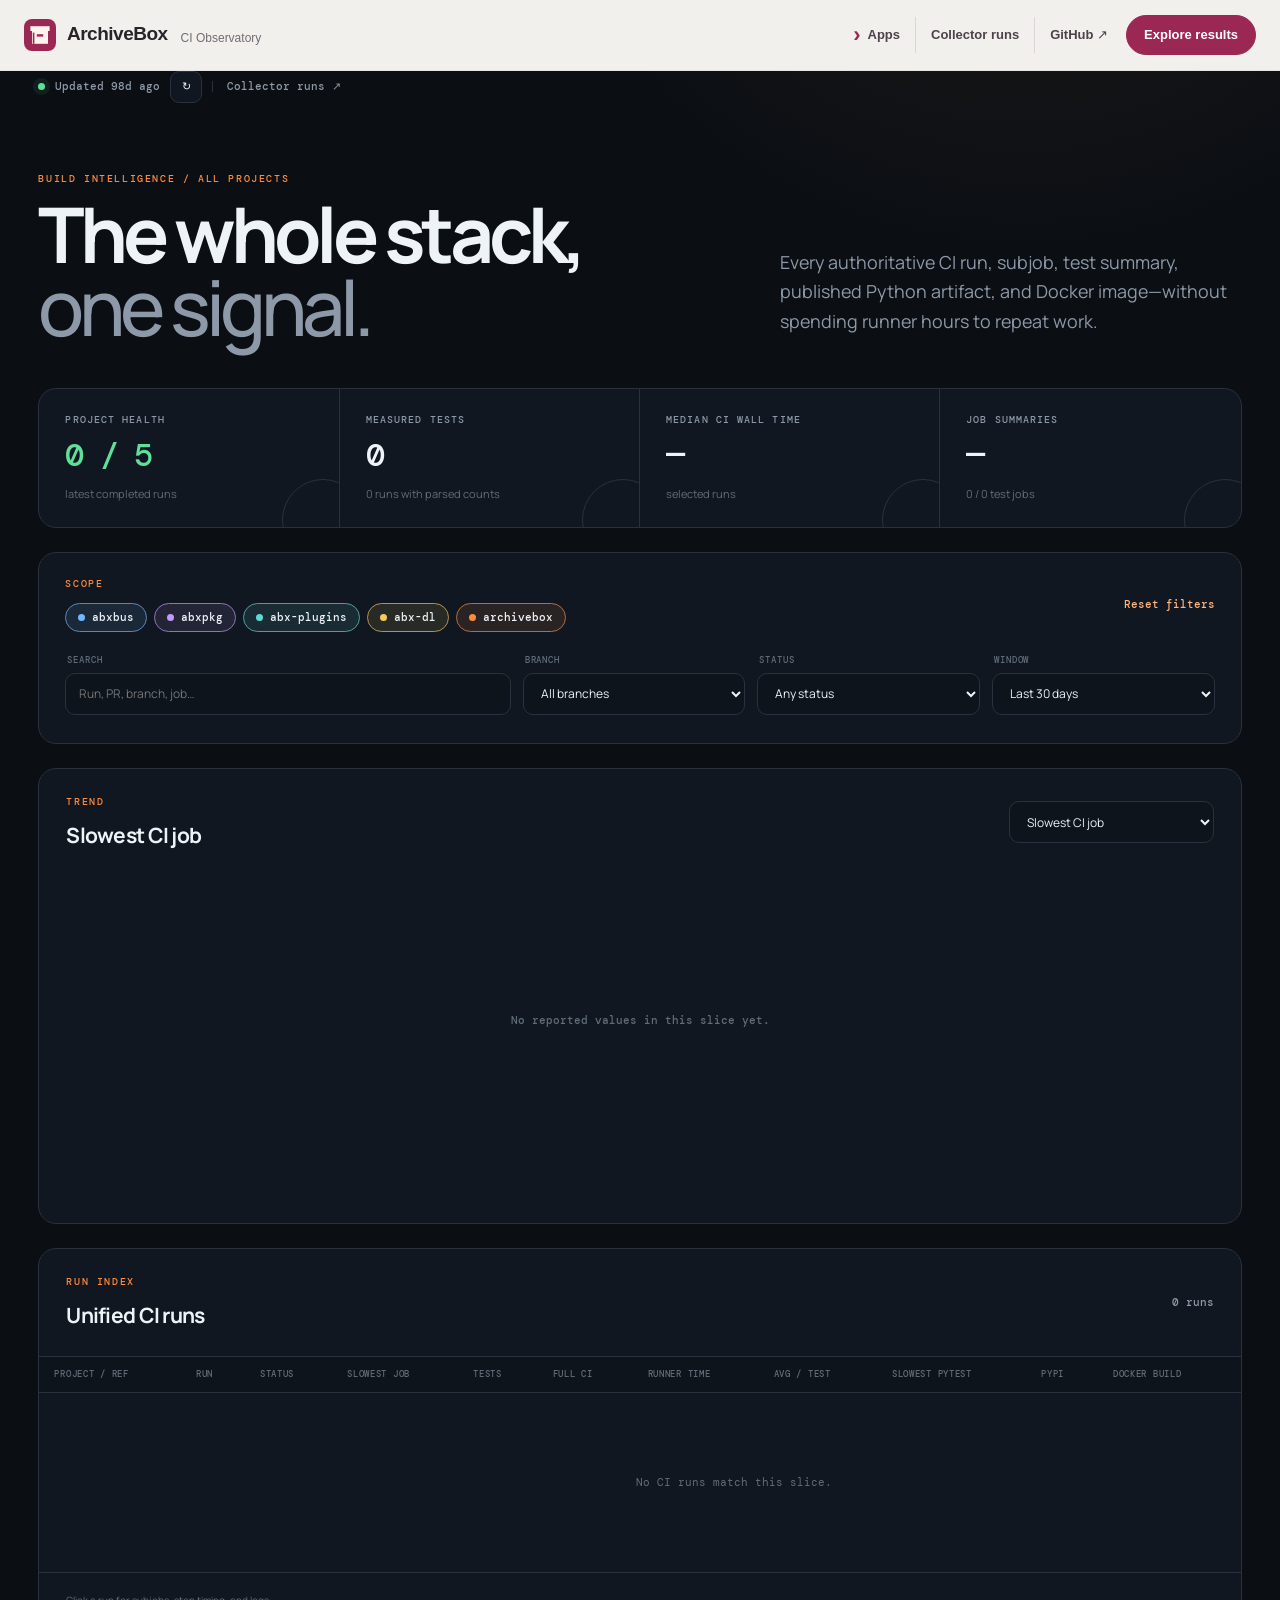
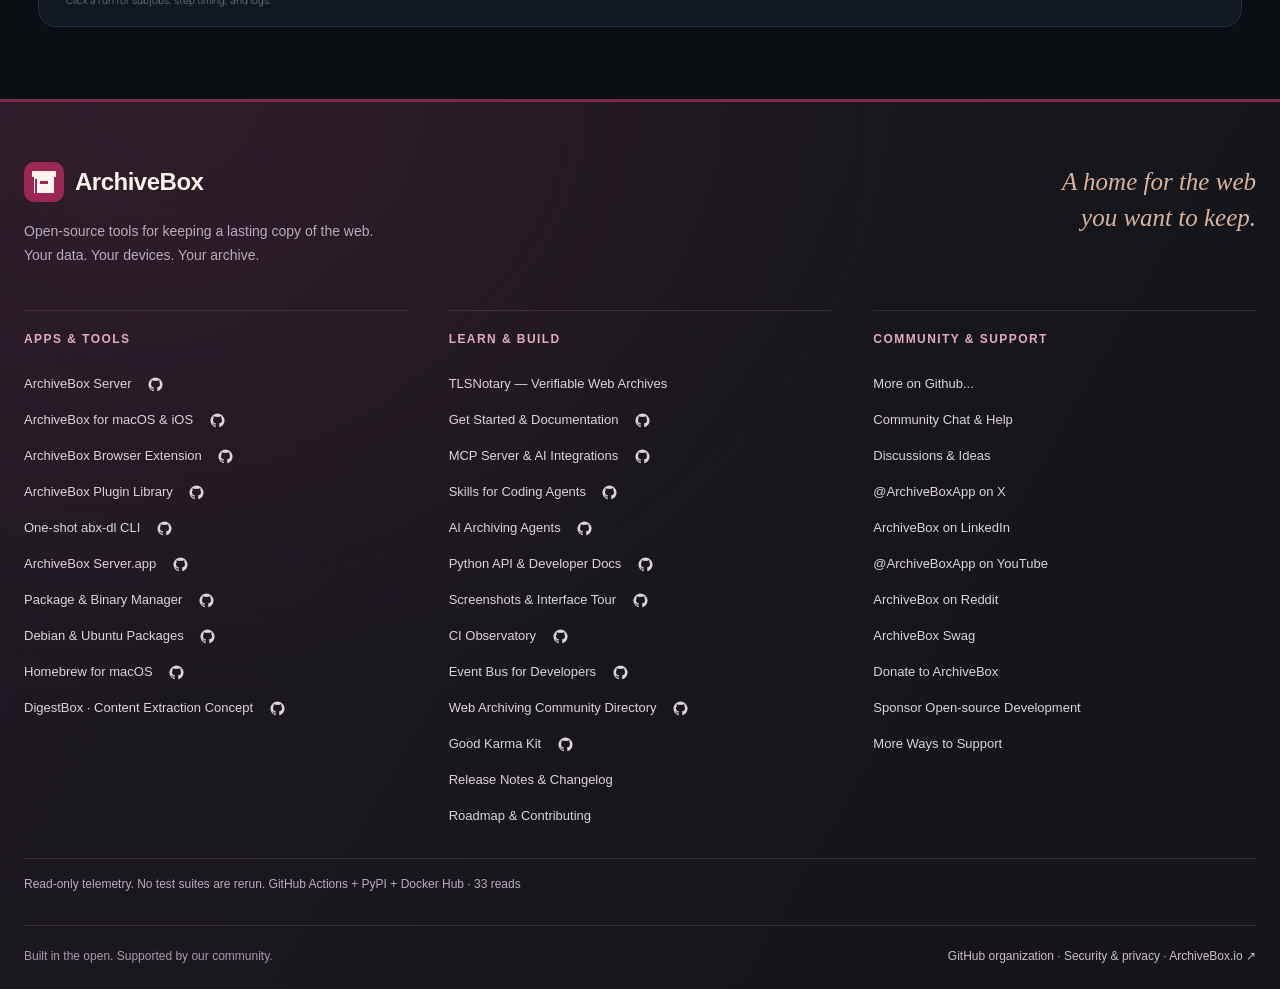
<file: ci-dashboard/site/index.html>
<!doctype html>
<html lang="en">
  <head>
    <meta charset="utf-8" />
    <meta name="viewport" content="width=device-width, initial-scale=1" />
    <meta name="theme-color" content="#0d1117" />
    <meta name="description" content="Unified CI health, test timing, package, image, and import metrics for the ArchiveBox project family." />
    <meta property="og:title" content="ArchiveBox CI Observatory" />
    <meta property="og:description" content="One live view of CI performance across abxbus, abxpkg, abx-plugins, abx-dl, and ArchiveBox." />
    <meta property="og:image" content="https://archivebox.github.io/monorepo/og.png" />
    <meta name="twitter:card" content="summary_large_image" />
    <title>ArchiveBox CI Observatory</title>
    <link rel="preconnect" href="https://fonts.googleapis.com" />
    <link rel="preconnect" href="https://fonts.gstatic.com" crossorigin />
    <link href="https://fonts.googleapis.com/css2?family=DM+Mono:wght@400;500&family=Manrope:wght@400;500;600;700;800&display=swap" rel="stylesheet" />
    <link rel="stylesheet" href="./styles.css" />
  </head>
  <body>
    <!-- BEGIN ARCHIVEBOX HEADER — generated by monorepo/site-chrome/sync.py -->
<header class="abx-header">
  <a class="abx-brand" href="https://archivebox.io/"><svg class="abx-logo" viewBox="0 0 40 40" aria-hidden="true"><rect width="40" height="40" rx="10" fill="#9b2854"/><path d="M10 14h20v17H10z" fill="#fff4ed"/><path d="M8 9h24v6H8z" fill="#fff4ed"/><path d="M16 19h8v3h-8z" fill="#9b2854"/><path d="M12 31V17" stroke="#9b2854" stroke-width="2"/></svg><span>ArchiveBox</span><span class="abx-subsite">CI Observatory</span></a>
  <nav class="abx-nav" aria-label="Main navigation">
    <details class="abx-apps"><summary>Apps</summary><div class="abx-app-links">
      <div class="abx-app-row"><a class="abx-app-name" href="https://archivebox.io/#install-compose">ArchiveBox Server</a><div class="abx-platforms"><a class="abx-platform abx-platform-docker" href="https://archivebox.io/#install-compose" aria-label="ArchiveBox Server for Docker" title="ArchiveBox Server for Docker"><svg aria-hidden="true" focusable="false" xmlns="http://www.w3.org/2000/svg" viewBox="0 0 640 512"><!--! Font Awesome Free 7.3.1 by @fontawesome - https://fontawesome.com License - https://fontawesome.com/license/free (Icons: CC BY 4.0, Fonts: SIL OFL 1.1, Code: MIT License) Copyright 2026 Fonticons, Inc. --><path fill="currentColor" d="M349.9 236.3l-66.1 0 0-59.4 66.1 0 0 59.4zm0-204.3l-66.1 0 0 60.7 66.1 0 0-60.7zm78.2 144.8l-66.1 0 0 59.4 66.1 0 0-59.4zM271.8 104.7l-66.1 0 0 60.1 66.1 0 0-60.1zm78.1 0l-66.1 0 0 60.1 66.1 0 0-60.1zm276.8 100c-14.4-9.7-47.6-13.2-73.1-8.4-3.3-24-16.7-44.9-41.1-63.7l-14-9.3-9.3 14c-18.4 27.8-23.4 73.6-3.7 103.8-8.7 4.7-25.8 11.1-48.4 10.7l-434.7 0c-8.7 50.8 5.8 116.8 44 162.1 37.1 43.9 92.7 66.2 165.4 66.2 157.4 0 273.9-72.5 328.4-204.2 21.4 .4 67.6 .1 91.3-45.2 1.5-2.5 6.6-13.2 8.5-17.1l-13.3-8.9zM115.6 176.8l-66 0 0 59.4 66.1 0 0-59.4-.1 0zm78.1 0l-66.1 0 0 59.4 66.1 0 0-59.4zm78.1 0l-66.1 0 0 59.4 66.1 0 0-59.4zm-78.1-72.1l-66.1 0 0 60.1 66.1 0 0-60.1z"/></svg></a><a class="abx-platform abx-platform-apple" href="https://app.archivebox.io/#archivebox-serverapp" aria-label="ArchiveBox Server for macOS" title="ArchiveBox Server for macOS"><svg aria-hidden="true" focusable="false" xmlns="http://www.w3.org/2000/svg" viewBox="0 0 384 512"><!--! Font Awesome Free 7.3.1 by @fontawesome - https://fontawesome.com License - https://fontawesome.com/license/free (Icons: CC BY 4.0, Fonts: SIL OFL 1.1, Code: MIT License) Copyright 2026 Fonticons, Inc. --><path fill="currentColor" d="M319.1 268.7c-.2-36.7 16.4-64.4 50-84.8-18.8-26.9-47.2-41.7-84.7-44.6-35.5-2.8-74.3 20.7-88.5 20.7-15 0-49.4-19.7-76.4-19.7-55.8 .9-115.1 44.5-115.1 133.2 0 26.2 4.8 53.3 14.4 81.2 12.8 36.7 59 126.7 107.2 125.2 25.2-.6 43-17.9 75.8-17.9 31.8 0 48.3 17.9 76.4 17.9 48.6-.7 90.4-82.5 102.6-119.3-65.2-30.7-61.7-90-61.7-91.9zM262.5 104.5c27.3-32.4 24.8-61.9 24-72.5-24.1 1.4-52 16.4-67.9 34.9-17.5 19.8-27.8 44.3-25.6 71.9 26.1 2 49.9-11.4 69.5-34.3z"/></svg></a><a class="abx-platform abx-platform-windows" href="https://electron.archivebox.io/" aria-label="ArchiveBox Server for Windows" title="ArchiveBox Server for Windows"><svg aria-hidden="true" focusable="false" xmlns="http://www.w3.org/2000/svg" viewBox="0 0 448 512"><!--! Font Awesome Free 7.3.1 by @fontawesome - https://fontawesome.com License - https://fontawesome.com/license/free (Icons: CC BY 4.0, Fonts: SIL OFL 1.1, Code: MIT License) Copyright 2026 Fonticons, Inc. --><path fill="currentColor" d="M0 93.7l183.6-25.3 0 177.4-183.6 0 0-152.1zM0 418.3l183.6 25.3 0-175.2-183.6 0 0 149.9zm203.8 28l244.2 33.7 0-211.6-244.2 0 0 177.9zm0-380.6l0 180.1 244.2 0 0-213.8-244.2 33.7z"/></svg></a><a class="abx-platform abx-platform-linux" href="https://archivebox.io/#install-apt" aria-label="ArchiveBox Server for Linux" title="ArchiveBox Server for Linux"><svg aria-hidden="true" focusable="false" xmlns="http://www.w3.org/2000/svg" viewBox="0 0 448 512"><!--! Font Awesome Free 7.3.1 by @fontawesome - https://fontawesome.com License - https://fontawesome.com/license/free (Icons: CC BY 4.0, Fonts: SIL OFL 1.1, Code: MIT License) Copyright 2026 Fonticons, Inc. --><path fill="currentColor" d="M220.9 123.3c1 .5 1.8 1.7 3 1.7 1.1 0 2.8-.4 2.9-1.5 .2-1.4-1.9-2.3-3.2-2.9-1.7-.7-3.9-1-5.5-.1-.4 .2-.8 .7-.6 1.1 .3 1.3 2.3 1.1 3.4 1.7zM199 125c1.2 0 2-1.2 3-1.7 1.1-.6 3.1-.4 3.5-1.6 .2-.4-.2-.9-.6-1.1-1.6-.9-3.8-.6-5.5 .1-1.3 .6-3.4 1.5-3.2 2.9 .1 1 1.8 1.5 2.8 1.4zM420 403.8c-3.6-4-5.3-11.6-7.2-19.7-1.8-8.1-3.9-16.8-10.5-22.4-1.3-1.1-2.6-2.1-4-2.9-1.3-.8-2.7-1.5-4.1-2 9.2-27.3 5.6-54.5-3.7-79.1-11.4-30.1-31.3-56.4-46.5-74.4-17.1-21.5-33.7-41.9-33.4-72 .5-45.9 5.1-131.2-75.8-131.3-102.4-.2-76.8 103.4-77.9 135.2-1.7 23.4-6.4 41.8-22.5 64.7-18.9 22.5-45.5 58.8-58.1 96.7-6 17.9-8.8 36.1-6.2 53.3-6.5 5.8-11.4 14.7-16.6 20.2-4.2 4.3-10.3 5.9-17 8.3s-14 6-18.5 14.5c-2.1 3.9-2.8 8.1-2.8 12.4 0 3.9 .6 7.9 1.2 11.8 1.2 8.1 2.5 15.7 .8 20.8-5.2 14.4-5.9 24.4-2.2 31.7 3.8 7.3 11.4 10.5 20.1 12.3 17.3 3.6 40.8 2.7 59.3 12.5 19.8 10.4 39.9 14.1 55.9 10.4 11.6-2.6 21.1-9.6 25.9-20.2 12.5-.1 26.3-5.4 48.3-6.6 14.9-1.2 33.6 5.3 55.1 4.1 .6 2.3 1.4 4.6 2.5 6.7l0 .1c8.3 16.7 23.8 24.3 40.3 23 16.6-1.3 34.1-11 48.3-27.9 13.6-16.4 36-23.2 50.9-32.2 7.4-4.5 13.4-10.1 13.9-18.3 .4-8.2-4.4-17.3-15.5-29.7zM223.8 87.3c9.8-22.2 34.2-21.8 44-.4 6.5 14.2 3.6 30.9-4.3 40.4-1.6-.8-5.9-2.6-12.6-4.9 1.1-1.2 3.1-2.7 3.9-4.6 4.8-11.8-.2-27-9.1-27.3-7.3-.5-13.9 10.8-11.8 23-4.1-2-9.4-3.5-13-4.4-1-6.9-.3-14.6 2.9-21.8zM183.1 75.8c10.1 0 20.8 14.2 19.1 33.5-3.5 1-7.1 2.5-10.2 4.6 1.2-8.9-3.3-20.1-9.6-19.6-8.4 .7-9.8 21.2-1.8 28.1 1 .8 1.9-.2-5.9 5.5-15.6-14.6-10.5-52.1 8.4-52.1zm-13.6 60.7c6.2-4.6 13.6-10 14.1-10.5 4.7-4.4 13.5-14.2 27.9-14.2 7.1 0 15.6 2.3 25.9 8.9 6.3 4.1 11.3 4.4 22.6 9.3 8.4 3.5 13.7 9.7 10.5 18.2-2.6 7.1-11 14.4-22.7 18.1-11.1 3.6-19.8 16-38.2 14.9-3.9-.2-7-1-9.6-2.1-8-3.5-12.2-10.4-20-15-8.6-4.8-13.2-10.4-14.7-15.3-1.4-4.9 0-9 4.2-12.3zm3.3 334c-2.7 35.1-43.9 34.4-75.3 18-29.9-15.8-68.6-6.5-76.5-21.9-2.4-4.7-2.4-12.7 2.6-26.4l0-.2c2.4-7.6 .6-16-.6-23.9-1.2-7.8-1.8-15 .9-20 3.5-6.7 8.5-9.1 14.8-11.3 10.3-3.7 11.8-3.4 19.6-9.9 5.5-5.7 9.5-12.9 14.3-18 5.1-5.5 10-8.1 17.7-6.9 8.1 1.2 15.1 6.8 21.9 16l19.6 35.6c9.5 19.9 43.1 48.4 41 68.9zm-1.4-25.9c-4.1-6.6-9.6-13.6-14.4-19.6 7.1 0 14.2-2.2 16.7-8.9 2.3-6.2 0-14.9-7.4-24.9-13.5-18.2-38.3-32.5-38.3-32.5-13.5-8.4-21.1-18.7-24.6-29.9s-3-23.3-.3-35.2c5.2-22.9 18.6-45.2 27.2-59.2 2.3-1.7 .8 3.2-8.7 20.8-8.5 16.1-24.4 53.3-2.6 82.4 .6-20.7 5.5-41.8 13.8-61.5 12-27.4 37.3-74.9 39.3-112.7 1.1 .8 4.6 3.2 6.2 4.1 4.6 2.7 8.1 6.7 12.6 10.3 12.4 10 28.5 9.2 42.4 1.2 6.2-3.5 11.2-7.5 15.9-9 9.9-3.1 17.8-8.6 22.3-15 7.7 30.4 25.7 74.3 37.2 95.7 6.1 11.4 18.3 35.5 23.6 64.6 3.3-.1 7 .4 10.9 1.4 13.8-35.7-11.7-74.2-23.3-84.9-4.7-4.6-4.9-6.6-2.6-6.5 12.6 11.2 29.2 33.7 35.2 59 2.8 11.6 3.3 23.7 .4 35.7 16.4 6.8 35.9 17.9 30.7 34.8-2.2-.1-3.2 0-4.2 0 3.2-10.1-3.9-17.6-22.8-26.1-19.6-8.6-36-8.6-38.3 12.5-12.1 4.2-18.3 14.7-21.4 27.3-2.8 11.2-3.6 24.7-4.4 39.9-.5 7.7-3.6 18-6.8 29-32.1 22.9-76.7 32.9-114.3 7.2zm257.4-11.5c-.9 16.8-41.2 19.9-63.2 46.5-13.2 15.7-29.4 24.4-43.6 25.5s-26.5-4.8-33.7-19.3c-4.7-11.1-2.4-23.1 1.1-36.3 3.7-14.2 9.2-28.8 9.9-40.6 .8-15.2 1.7-28.5 4.2-38.7 2.6-10.3 6.6-17.2 13.7-21.1 .3-.2 .7-.3 1-.5 .8 13.2 7.3 26.6 18.8 29.5 12.6 3.3 30.7-7.5 38.4-16.3 9-.3 15.7-.9 22.6 5.1 9.9 8.5 7.1 30.3 17.1 41.6 10.6 11.6 14 19.5 13.7 24.6zM173.4 148.7c2 1.9 4.7 4.5 8 7.1 6.6 5.2 15.8 10.6 27.3 10.6 11.6 0 22.5-5.9 31.8-10.8 4.9-2.6 10.9-7 14.8-10.4s5.9-6.3 3.1-6.6-2.6 2.6-6 5.1c-4.4 3.2-9.7 7.4-13.9 9.8-7.4 4.2-19.5 10.2-29.9 10.2s-18.7-4.8-24.9-9.7c-3.1-2.5-5.7-5-7.7-6.9-1.5-1.4-1.9-4.6-4.3-4.9-1.4-.1-1.8 3.7 1.7 6.5z"/></svg></a></div></div>
      <div class="abx-app-row"><a class="abx-app-name" href="https://app.archivebox.io/">ArchiveBox Desktop</a><div class="abx-platforms"><a class="abx-platform abx-platform-apple" href="https://app.archivebox.io/" aria-label="ArchiveBox Desktop for macOS" title="ArchiveBox Desktop for macOS"><svg aria-hidden="true" focusable="false" xmlns="http://www.w3.org/2000/svg" viewBox="0 0 384 512"><!--! Font Awesome Free 7.3.1 by @fontawesome - https://fontawesome.com License - https://fontawesome.com/license/free (Icons: CC BY 4.0, Fonts: SIL OFL 1.1, Code: MIT License) Copyright 2026 Fonticons, Inc. --><path fill="currentColor" d="M319.1 268.7c-.2-36.7 16.4-64.4 50-84.8-18.8-26.9-47.2-41.7-84.7-44.6-35.5-2.8-74.3 20.7-88.5 20.7-15 0-49.4-19.7-76.4-19.7-55.8 .9-115.1 44.5-115.1 133.2 0 26.2 4.8 53.3 14.4 81.2 12.8 36.7 59 126.7 107.2 125.2 25.2-.6 43-17.9 75.8-17.9 31.8 0 48.3 17.9 76.4 17.9 48.6-.7 90.4-82.5 102.6-119.3-65.2-30.7-61.7-90-61.7-91.9zM262.5 104.5c27.3-32.4 24.8-61.9 24-72.5-24.1 1.4-52 16.4-67.9 34.9-17.5 19.8-27.8 44.3-25.6 71.9 26.1 2 49.9-11.4 69.5-34.3z"/></svg></a><a class="abx-platform abx-platform-windows" href="https://windows.archivebox.io/" aria-label="ArchiveBox Desktop for Windows" title="ArchiveBox Desktop for Windows"><svg aria-hidden="true" focusable="false" xmlns="http://www.w3.org/2000/svg" viewBox="0 0 448 512"><!--! Font Awesome Free 7.3.1 by @fontawesome - https://fontawesome.com License - https://fontawesome.com/license/free (Icons: CC BY 4.0, Fonts: SIL OFL 1.1, Code: MIT License) Copyright 2026 Fonticons, Inc. --><path fill="currentColor" d="M0 93.7l183.6-25.3 0 177.4-183.6 0 0-152.1zM0 418.3l183.6 25.3 0-175.2-183.6 0 0 149.9zm203.8 28l244.2 33.7 0-211.6-244.2 0 0 177.9zm0-380.6l0 180.1 244.2 0 0-213.8-244.2 33.7z"/></svg></a><a class="abx-platform abx-platform-linux" href="https://linux.archivebox.io/" aria-label="ArchiveBox Desktop for Linux" title="ArchiveBox Desktop for Linux"><svg aria-hidden="true" focusable="false" xmlns="http://www.w3.org/2000/svg" viewBox="0 0 448 512"><!--! Font Awesome Free 7.3.1 by @fontawesome - https://fontawesome.com License - https://fontawesome.com/license/free (Icons: CC BY 4.0, Fonts: SIL OFL 1.1, Code: MIT License) Copyright 2026 Fonticons, Inc. --><path fill="currentColor" d="M220.9 123.3c1 .5 1.8 1.7 3 1.7 1.1 0 2.8-.4 2.9-1.5 .2-1.4-1.9-2.3-3.2-2.9-1.7-.7-3.9-1-5.5-.1-.4 .2-.8 .7-.6 1.1 .3 1.3 2.3 1.1 3.4 1.7zM199 125c1.2 0 2-1.2 3-1.7 1.1-.6 3.1-.4 3.5-1.6 .2-.4-.2-.9-.6-1.1-1.6-.9-3.8-.6-5.5 .1-1.3 .6-3.4 1.5-3.2 2.9 .1 1 1.8 1.5 2.8 1.4zM420 403.8c-3.6-4-5.3-11.6-7.2-19.7-1.8-8.1-3.9-16.8-10.5-22.4-1.3-1.1-2.6-2.1-4-2.9-1.3-.8-2.7-1.5-4.1-2 9.2-27.3 5.6-54.5-3.7-79.1-11.4-30.1-31.3-56.4-46.5-74.4-17.1-21.5-33.7-41.9-33.4-72 .5-45.9 5.1-131.2-75.8-131.3-102.4-.2-76.8 103.4-77.9 135.2-1.7 23.4-6.4 41.8-22.5 64.7-18.9 22.5-45.5 58.8-58.1 96.7-6 17.9-8.8 36.1-6.2 53.3-6.5 5.8-11.4 14.7-16.6 20.2-4.2 4.3-10.3 5.9-17 8.3s-14 6-18.5 14.5c-2.1 3.9-2.8 8.1-2.8 12.4 0 3.9 .6 7.9 1.2 11.8 1.2 8.1 2.5 15.7 .8 20.8-5.2 14.4-5.9 24.4-2.2 31.7 3.8 7.3 11.4 10.5 20.1 12.3 17.3 3.6 40.8 2.7 59.3 12.5 19.8 10.4 39.9 14.1 55.9 10.4 11.6-2.6 21.1-9.6 25.9-20.2 12.5-.1 26.3-5.4 48.3-6.6 14.9-1.2 33.6 5.3 55.1 4.1 .6 2.3 1.4 4.6 2.5 6.7l0 .1c8.3 16.7 23.8 24.3 40.3 23 16.6-1.3 34.1-11 48.3-27.9 13.6-16.4 36-23.2 50.9-32.2 7.4-4.5 13.4-10.1 13.9-18.3 .4-8.2-4.4-17.3-15.5-29.7zM223.8 87.3c9.8-22.2 34.2-21.8 44-.4 6.5 14.2 3.6 30.9-4.3 40.4-1.6-.8-5.9-2.6-12.6-4.9 1.1-1.2 3.1-2.7 3.9-4.6 4.8-11.8-.2-27-9.1-27.3-7.3-.5-13.9 10.8-11.8 23-4.1-2-9.4-3.5-13-4.4-1-6.9-.3-14.6 2.9-21.8zM183.1 75.8c10.1 0 20.8 14.2 19.1 33.5-3.5 1-7.1 2.5-10.2 4.6 1.2-8.9-3.3-20.1-9.6-19.6-8.4 .7-9.8 21.2-1.8 28.1 1 .8 1.9-.2-5.9 5.5-15.6-14.6-10.5-52.1 8.4-52.1zm-13.6 60.7c6.2-4.6 13.6-10 14.1-10.5 4.7-4.4 13.5-14.2 27.9-14.2 7.1 0 15.6 2.3 25.9 8.9 6.3 4.1 11.3 4.4 22.6 9.3 8.4 3.5 13.7 9.7 10.5 18.2-2.6 7.1-11 14.4-22.7 18.1-11.1 3.6-19.8 16-38.2 14.9-3.9-.2-7-1-9.6-2.1-8-3.5-12.2-10.4-20-15-8.6-4.8-13.2-10.4-14.7-15.3-1.4-4.9 0-9 4.2-12.3zm3.3 334c-2.7 35.1-43.9 34.4-75.3 18-29.9-15.8-68.6-6.5-76.5-21.9-2.4-4.7-2.4-12.7 2.6-26.4l0-.2c2.4-7.6 .6-16-.6-23.9-1.2-7.8-1.8-15 .9-20 3.5-6.7 8.5-9.1 14.8-11.3 10.3-3.7 11.8-3.4 19.6-9.9 5.5-5.7 9.5-12.9 14.3-18 5.1-5.5 10-8.1 17.7-6.9 8.1 1.2 15.1 6.8 21.9 16l19.6 35.6c9.5 19.9 43.1 48.4 41 68.9zm-1.4-25.9c-4.1-6.6-9.6-13.6-14.4-19.6 7.1 0 14.2-2.2 16.7-8.9 2.3-6.2 0-14.9-7.4-24.9-13.5-18.2-38.3-32.5-38.3-32.5-13.5-8.4-21.1-18.7-24.6-29.9s-3-23.3-.3-35.2c5.2-22.9 18.6-45.2 27.2-59.2 2.3-1.7 .8 3.2-8.7 20.8-8.5 16.1-24.4 53.3-2.6 82.4 .6-20.7 5.5-41.8 13.8-61.5 12-27.4 37.3-74.9 39.3-112.7 1.1 .8 4.6 3.2 6.2 4.1 4.6 2.7 8.1 6.7 12.6 10.3 12.4 10 28.5 9.2 42.4 1.2 6.2-3.5 11.2-7.5 15.9-9 9.9-3.1 17.8-8.6 22.3-15 7.7 30.4 25.7 74.3 37.2 95.7 6.1 11.4 18.3 35.5 23.6 64.6 3.3-.1 7 .4 10.9 1.4 13.8-35.7-11.7-74.2-23.3-84.9-4.7-4.6-4.9-6.6-2.6-6.5 12.6 11.2 29.2 33.7 35.2 59 2.8 11.6 3.3 23.7 .4 35.7 16.4 6.8 35.9 17.9 30.7 34.8-2.2-.1-3.2 0-4.2 0 3.2-10.1-3.9-17.6-22.8-26.1-19.6-8.6-36-8.6-38.3 12.5-12.1 4.2-18.3 14.7-21.4 27.3-2.8 11.2-3.6 24.7-4.4 39.9-.5 7.7-3.6 18-6.8 29-32.1 22.9-76.7 32.9-114.3 7.2zm257.4-11.5c-.9 16.8-41.2 19.9-63.2 46.5-13.2 15.7-29.4 24.4-43.6 25.5s-26.5-4.8-33.7-19.3c-4.7-11.1-2.4-23.1 1.1-36.3 3.7-14.2 9.2-28.8 9.9-40.6 .8-15.2 1.7-28.5 4.2-38.7 2.6-10.3 6.6-17.2 13.7-21.1 .3-.2 .7-.3 1-.5 .8 13.2 7.3 26.6 18.8 29.5 12.6 3.3 30.7-7.5 38.4-16.3 9-.3 15.7-.9 22.6 5.1 9.9 8.5 7.1 30.3 17.1 41.6 10.6 11.6 14 19.5 13.7 24.6zM173.4 148.7c2 1.9 4.7 4.5 8 7.1 6.6 5.2 15.8 10.6 27.3 10.6 11.6 0 22.5-5.9 31.8-10.8 4.9-2.6 10.9-7 14.8-10.4s5.9-6.3 3.1-6.6-2.6 2.6-6 5.1c-4.4 3.2-9.7 7.4-13.9 9.8-7.4 4.2-19.5 10.2-29.9 10.2s-18.7-4.8-24.9-9.7c-3.1-2.5-5.7-5-7.7-6.9-1.5-1.4-1.9-4.6-4.3-4.9-1.4-.1-1.8 3.7 1.7 6.5z"/></svg></a></div></div>
      <div class="abx-app-row"><a class="abx-app-name" href="https://app.archivebox.io/">ArchiveBox Mobile</a><div class="abx-platforms"><a class="abx-platform abx-platform-apple" href="https://app.archivebox.io/" aria-label="ArchiveBox Mobile for iOS" title="ArchiveBox Mobile for iOS"><svg aria-hidden="true" focusable="false" xmlns="http://www.w3.org/2000/svg" viewBox="0 0 384 512"><!--! Font Awesome Free 7.3.1 by @fontawesome - https://fontawesome.com License - https://fontawesome.com/license/free (Icons: CC BY 4.0, Fonts: SIL OFL 1.1, Code: MIT License) Copyright 2026 Fonticons, Inc. --><path fill="currentColor" d="M319.1 268.7c-.2-36.7 16.4-64.4 50-84.8-18.8-26.9-47.2-41.7-84.7-44.6-35.5-2.8-74.3 20.7-88.5 20.7-15 0-49.4-19.7-76.4-19.7-55.8 .9-115.1 44.5-115.1 133.2 0 26.2 4.8 53.3 14.4 81.2 12.8 36.7 59 126.7 107.2 125.2 25.2-.6 43-17.9 75.8-17.9 31.8 0 48.3 17.9 76.4 17.9 48.6-.7 90.4-82.5 102.6-119.3-65.2-30.7-61.7-90-61.7-91.9zM262.5 104.5c27.3-32.4 24.8-61.9 24-72.5-24.1 1.4-52 16.4-67.9 34.9-17.5 19.8-27.8 44.3-25.6 71.9 26.1 2 49.9-11.4 69.5-34.3z"/></svg></a><a class="abx-platform abx-platform-android" href="https://android.archivebox.io/" aria-label="ArchiveBox Mobile for Android" title="ArchiveBox Mobile for Android"><svg aria-hidden="true" focusable="false" xmlns="http://www.w3.org/2000/svg" viewBox="0 0 448 512"><!-- Font Awesome Free 5.0.13 by Fonticons, Inc. https://fontawesome.com License: https://creativecommons.org/licenses/by/4.0/ --><path d="M89.6 204.5v115.8c0 15.4-12.1 27.7-27.5 27.7-15.3 0-30.1-12.4-30.1-27.7V204.5c0-15.1 14.8-27.5 30.1-27.5 15.1 0 27.5 12.4 27.5 27.5zm10.8 157c0 16.4 13.2 29.6 29.6 29.6h19.9l.3 61.1c0 36.9 55.2 36.6 55.2 0v-61.1h37.2v61.1c0 36.7 55.5 36.8 55.5 0v-61.1h20.2c16.2 0 29.4-13.2 29.4-29.6V182.1H100.4v179.4zm248-189.1H99.3c0-42.8 25.6-80 63.6-99.4l-19.1-35.3c-2.8-4.9 4.3-8 6.7-3.8l19.4 35.6c34.9-15.5 75-14.7 108.3 0L297.5 34c2.5-4.3 9.5-1.1 6.7 3.8L285.1 73c37.7 19.4 63.3 56.6 63.3 99.4zm-170.7-55.5c0-5.7-4.6-10.5-10.5-10.5-5.7 0-10.2 4.8-10.2 10.5s4.6 10.5 10.2 10.5c5.9 0 10.5-4.8 10.5-10.5zm113.4 0c0-5.7-4.6-10.5-10.2-10.5-5.9 0-10.5 4.8-10.5 10.5s4.6 10.5 10.5 10.5c5.6 0 10.2-4.8 10.2-10.5zm94.8 60.1c-15.1 0-27.5 12.1-27.5 27.5v115.8c0 15.4 12.4 27.7 27.5 27.7 15.4 0 30.1-12.4 30.1-27.7V204.5c0-15.4-14.8-27.5-30.1-27.5z"/></svg></a></div></div>
      <div class="abx-app-row"><a class="abx-app-name" href="https://extension.archivebox.io/">ArchiveBox Browser Extension</a><div class="abx-platforms"><a class="abx-platform abx-platform-chrome" href="https://chromewebstore.google.com/detail/archivebox-exporter/habonpimjphpdnmcfkaockjnffodikoj" aria-label="ArchiveBox Browser Extension for Chrome" title="ArchiveBox Browser Extension for Chrome"><svg aria-hidden="true" focusable="false" xmlns="http://www.w3.org/2000/svg" viewBox="0 0 512 512"><!--! Font Awesome Free 6.7.2 by @fontawesome - https://fontawesome.com License - https://fontawesome.com/license/free (Icons: CC BY 4.0, Fonts: SIL OFL 1.1, Code: MIT License) Copyright 2024 Fonticons, Inc. --><path d="M0 256C0 209.4 12.47 165.6 34.27 127.1L144.1 318.3C166 357.5 207.9 384 256 384C270.3 384 283.1 381.7 296.8 377.4L220.5 509.6C95.9 492.3 0 385.3 0 256zM365.1 321.6C377.4 302.4 384 279.1 384 256C384 217.8 367.2 183.5 340.7 160H493.4C505.4 189.6 512 222.1 512 256C512 397.4 397.4 511.1 256 512L365.1 321.6zM477.8 128H256C193.1 128 142.3 172.1 130.5 230.7L54.19 98.47C101 38.53 174 0 256 0C350.8 0 433.5 51.48 477.8 128V128zM168 256C168 207.4 207.4 168 256 168C304.6 168 344 207.4 344 256C344 304.6 304.6 344 256 344C207.4 344 168 304.6 168 256z"/></svg></a><a class="abx-platform abx-platform-safari" href="https://extension.archivebox.io/" aria-label="ArchiveBox Browser Extension for Safari" title="ArchiveBox Browser Extension for Safari"><svg aria-hidden="true" focusable="false" xmlns="http://www.w3.org/2000/svg" viewBox="0 0 512 512"><!--! Font Awesome Free 7.3.1 by @fontawesome - https://fontawesome.com License - https://fontawesome.com/license/free (Icons: CC BY 4.0, Fonts: SIL OFL 1.1, Code: MIT License) Copyright 2026 Fonticons, Inc. --><path fill="currentColor" d="M274.7 274.7L237.3 237.3 166 346 274.7 274.7zM256 8a248 248 0 1 0 0 496 248 248 0 1 0 0-496zM411.8 182.8l14.8-6.1c1-.4 2-.6 3.1-.6s2.1 .2 3.1 .6 1.8 1 2.6 1.7 1.3 1.6 1.7 2.6 .6 2 .6 3.1-.2 2.1-.6 3.1-1 1.9-1.7 2.6-1.6 1.3-2.6 1.7L418 197.6c-2 .8-4.2 .8-6.1 0s-3.5-2.4-4.3-4.3-.8-4.2 0-6.1 2.4-3.5 4.3-4.3zM314.4 94l6.1-14.8c.8-2 2.4-3.5 4.3-4.3s4.2-.8 6.1 0 3.5 2.4 4.3 4.3 .8 4.2 0 6.1l-6.1 14.8c-.8 2-2.4 3.5-4.3 4.3s-4.2 .8-6.1 0c-1-.4-1.9-1-2.6-1.7s-1.3-1.6-1.7-2.6-.6-2-.6-3.1 .2-2.1 .6-3.1zM256 60c2.1 0 4.2 .8 5.7 2.3S264 65.9 264 68l0 16c0 2.1-.8 4.2-2.3 5.7s-3.5 2.3-5.7 2.3-4.2-.8-5.7-2.3-2.3-3.5-2.3-5.7l0-16c0-2.1 .8-4.2 2.3-5.7S253.9 60 256 60zM181 74.9c1-.4 2-.6 3.1-.6s2.1 .2 3.1 .6 1.9 1 2.6 1.7 1.3 1.6 1.7 2.6L197.6 94c.4 1 .7 2 .7 3.1s-.2 2.1-.6 3.1-1 1.9-1.7 2.6-1.6 1.4-2.6 1.8-2 .6-3.1 .6-2.1-.2-3.1-.6-1.9-1-2.6-1.8-1.3-1.7-1.7-2.7l-6.1-14.8c-.8-2-.8-4.2 0-6.1s2.4-3.5 4.3-4.3zm-63.6 42.5c1.5-1.5 3.5-2.3 5.7-2.3s4.2 .8 5.7 2.3L140 128.7c1.5 1.5 2.3 3.5 2.3 5.6s-.8 4.1-2.3 5.6c-1.5 1.5-3.5 2.3-5.7 2.3s-4.2-.8-5.7-2.3l-11.3-11.3c-1.5-1.5-2.3-3.5-2.3-5.6s.8-4.1 2.3-5.6l0 0zM60 256c0-2.1 .8-4.2 2.3-5.7S65.9 248 68 248l16 0c2.1 0 4.2 .8 5.7 2.3s2.3 3.5 2.3 5.7-.8 4.2-2.3 5.7-3.5 2.3-5.7 2.3l-16 0c-2.1 0-4.2-.8-5.7-2.3S60 258.1 60 256zm40.2 73.2l-14.8 6.1c-1 .4-2 .6-3.1 .6s-2.1-.2-3.1-.6-1.9-1-2.6-1.7-1.3-1.6-1.7-2.6-.6-2-.6-3.1 .2-2.1 .6-3.1 1-1.9 1.7-2.6 1.6-1.3 2.6-1.7L94 314.4c2-.8 4.2-.8 6.1 0s3.5 2.4 4.3 4.3 .8 4.2 0 6.1-2.4 3.5-4.3 4.3zm4.3-136c-.4 1-1 1.9-1.7 2.6s-1.6 1.3-2.6 1.7-2 .6-3.1 .6-2.1-.2-3.1-.6l-14.8-6.1c-2-.8-3.5-2.4-4.3-4.3s-.8-4.2 0-6.1 2.4-3.5 4.3-4.3 4.2-.8 6.1 0l14.8 6.1c2 .8 3.5 2.4 4.3 4.3s.8 4.2 0 6.1l0 0zM197.6 418l-6.1 14.8c-.4 1-1 1.9-1.7 2.6s-1.6 1.3-2.6 1.7-2 .6-3.1 .6-2.1-.2-3.1-.6-1.9-1-2.6-1.7-1.3-1.6-1.7-2.6-.6-2-.6-3.1 .2-2.1 .6-3.1l6.1-14.8c.4-1 1-1.9 1.7-2.7s1.6-1.4 2.6-1.8 2-.6 3.1-.6 2.1 .2 3.1 .6 1.9 1 2.6 1.8 1.3 1.7 1.7 2.6 .6 2 .6 3.1-.2 2.1-.7 3.1zM264 444c0 2.1-.8 4.2-2.3 5.7s-3.5 2.3-5.7 2.3-4.2-.8-5.7-2.3-2.3-3.5-2.3-5.7l0-16c0-2.1 .8-4.2 2.3-5.7s3.5-2.3 5.7-2.3 4.2 .8 5.7 2.3 2.3 3.5 2.3 5.7l0 16zm67-6.9c-1 .4-2 .6-3.1 .6s-2.1-.2-3.1-.6-1.9-1-2.6-1.7-1.3-1.6-1.7-2.6L314.4 418c-.8-2-.8-4.2 0-6.1s2.4-3.5 4.3-4.3 4.2-.8 6.1 0 3.5 2.4 4.3 4.3l6.1 14.8c.8 2 .8 4.2 0 6.1s-2.4 3.5-4.3 4.3zm63.6-42.5c-1.5 1.5-3.5 2.3-5.7 2.3s-4.2-.8-5.7-2.3L372 383.3c-1.5-1.5-2.3-3.5-2.3-5.6s.8-4.1 2.3-5.6 3.5-2.3 5.7-2.3 4.2 .8 5.7 2.3l11.3 11.3c1.5 1.5 2.3 3.5 2.3 5.6s-.8 4.1-2.3 5.6l0 0zM286.2 286.2L110.3 401.7 225.8 225.8 401.7 110.3 286.2 286.2zM437.1 331c-.8 2-2.4 3.5-4.3 4.3s-4.2 .8-6.1 0l-14.8-6.1c-2-.8-3.5-2.4-4.3-4.3s-.8-4.2 0-6.1c.4-1 1-1.9 1.7-2.6s1.6-1.3 2.6-1.7 2-.6 3.1-.6 2.1 .2 3.1 .6l14.8 6.1c2 .8 3.5 2.4 4.3 4.3s.8 4.2 0 6.1zm6.9-67l-16 0c-2.1 0-4.2-.8-5.7-2.3s-2.3-3.5-2.3-5.7 .8-4.2 2.3-5.7 3.5-2.3 5.7-2.3l16 0c2.1 0 4.2 .8 5.7 2.3s2.3 3.5 2.3 5.7-.8 4.2-2.3 5.7-3.5 2.3-5.7 2.3z"/></svg></a><a class="abx-platform abx-platform-firefox" href="https://addons.mozilla.org/firefox/addon/archivebox-exporter/" aria-label="ArchiveBox Browser Extension for Firefox" title="ArchiveBox Browser Extension for Firefox"><svg aria-hidden="true" focusable="false" xmlns="http://www.w3.org/2000/svg" viewBox="0 0 512 512"><!--! Font Awesome Free 6.7.2 by @fontawesome - https://fontawesome.com License - https://fontawesome.com/license/free (Icons: CC BY 4.0, Fonts: SIL OFL 1.1, Code: MIT License) Copyright 2024 Fonticons, Inc. --><path d="M130.22 127.548C130.38 127.558 130.3 127.558 130.22 127.548V127.548ZM481.64 172.898C471.03 147.398 449.56 119.898 432.7 111.168C446.42 138.058 454.37 165.048 457.4 185.168C457.405 185.306 457.422 185.443 457.45 185.578C429.87 116.828 383.098 89.1089 344.9 28.7479C329.908 5.05792 333.976 3.51792 331.82 4.08792L331.7 4.15792C284.99 30.1109 256.365 82.5289 249.12 126.898C232.503 127.771 216.219 131.895 201.19 139.035C199.838 139.649 198.736 140.706 198.066 142.031C197.396 143.356 197.199 144.87 197.506 146.323C197.7 147.162 198.068 147.951 198.586 148.639C199.103 149.327 199.76 149.899 200.512 150.318C201.264 150.737 202.096 150.993 202.954 151.071C203.811 151.148 204.676 151.045 205.491 150.768L206.011 150.558C221.511 143.255 238.408 139.393 255.541 139.238C318.369 138.669 352.698 183.262 363.161 201.528C350.161 192.378 326.811 183.338 304.341 187.248C392.081 231.108 368.541 381.784 246.951 376.448C187.487 373.838 149.881 325.467 146.421 285.648C146.421 285.648 157.671 243.698 227.041 243.698C234.541 243.698 255.971 222.778 256.371 216.698C256.281 214.698 213.836 197.822 197.281 181.518C188.434 172.805 184.229 168.611 180.511 165.458C178.499 163.75 176.392 162.158 174.201 160.688C168.638 141.231 168.399 120.638 173.51 101.058C148.45 112.468 128.96 130.508 114.8 146.428H114.68C105.01 134.178 105.68 93.7779 106.25 85.3479C106.13 84.8179 99.022 89.0159 98.1 89.6579C89.5342 95.7103 81.5528 102.55 74.26 110.088C57.969 126.688 30.128 160.242 18.76 211.318C14.224 231.701 12 255.739 12 263.618C12 398.318 121.21 507.508 255.92 507.508C376.56 507.508 478.939 420.281 496.35 304.888C507.922 228.192 481.64 173.82 481.64 172.898Z"/></svg></a><a class="abx-platform abx-platform-brave" href="https://chromewebstore.google.com/detail/archivebox-exporter/habonpimjphpdnmcfkaockjnffodikoj" aria-label="ArchiveBox Browser Extension for Brave" title="ArchiveBox Browser Extension for Brave"><svg aria-hidden="true" focusable="false" xmlns="http://www.w3.org/2000/svg" viewBox="0 0 448 512"><!--! Font Awesome Free 6.7.2 by @fontawesome - https://fontawesome.com License - https://fontawesome.com/license/free (Icons: CC BY 4.0, Fonts: SIL OFL 1.1, Code: MIT License) Copyright 2024 Fonticons, Inc. --><path d="M145.5 0H224h78.5l44.7 50.8s39.3-10.9 57.8 7.6s33.8 34.9 33.8 34.9l-12 29.5 15.3 43.7s-44.9 170.2-50.1 191c-10.4 40.9-17.4 56.8-46.9 77.5s-82.9 56.8-91.6 62.2c-1.9 1.2-3.9 2.5-5.9 3.9c-7.5 5.1-15.8 10.8-23.5 10.8l0 0 0 0c-7.7 0-16.1-5.7-23.5-10.8c-2-1.4-4-2.8-5.9-3.9c-8.7-5.5-62.1-41.5-91.6-62.2s-36.5-36.6-46.9-77.5c-5.3-20.8-50.1-191-50.1-191l15.3-43.7L9.2 93.3s15.3-16.4 33.8-34.9s57.8-7.6 57.8-7.6L145.5 0zM224 407.6l0 0c3.7 0 8.9-4.7 13-8.4c.6-.5 1.2-1.1 1.7-1.5c4.2-3.7 47.8-37.5 51-39.8s5.4-6.5 1.9-8.7c-2.8-1.7-10-5.5-20.3-10.8c-3-1.6-6.3-3.2-9.7-5c-15.4-8-34.5-14.7-37.5-14.7l0 0 0 0c-3 0-22.1 6.8-37.5 14.7c-3.5 1.8-6.7 3.5-9.7 5c-10.3 5.3-17.6 9.1-20.3 10.8c-3.6 2.2-1.4 6.4 1.9 8.7s46.8 36.1 51 39.8c.5 .5 1.1 1 1.7 1.5c4.1 3.7 9.3 8.4 13 8.4l0 0zm0-165.7l0 0c4.7 0 17.6-3 26.4-5l0 0 2-.5c7.8-1.8 7.3-6.3 6.4-13c-.1-.8-.2-1.6-.3-2.4c-.6-6.1-5.8-33.1-9.1-50.3c-1.1-5.8-2-10.5-2.4-12.9c-1.5-8.1-.6-9.4 .7-11.3c.2-.3 .5-.7 .7-1.1c1.4-2.3 16-6.2 27.9-9.5l0 0c2.5-.7 4.8-1.3 6.9-1.9c10.6-3 32.4-.6 44.2 .6c1.8 .2 3.4 .4 4.7 .5c9.6 .9 10.4 2.3 7.2 3.8c-2.3 1.1-16.2 6.3-28.7 10.9l0 0 0 0c-4.7 1.8-9.2 3.5-12.8 4.8c-1.5 .5-3 1.1-4.5 1.7c-12.5 4.6-27.2 10-28.9 19.4c-1.5 8.3 5.2 19.9 11.3 30.3l0 0c1.6 2.8 3.2 5.5 4.6 8.1c6.3 11.9 6.5 13.3 6.1 18.1c-.4 3.9-14.5 12.7-22.4 17.6l0 0c-1.8 1.1-3.3 2.1-4.2 2.7c-.8 .5-2.1 1.4-3.8 2.4c-8.6 5.2-26.3 16-26.3 22.5c0 7.8 24.6 28.1 32.4 33.2s28.9 16.1 37.9 17.8s23-8.5 31.2-23.8c7.7-14.4 1.7-28.5-3.2-40l-.9-2.2c-4.5-10.6 1.9-17 6.2-21.3l0 0c.5-.5 1-1 1.4-1.4L377.7 194c1.3-1.3 2.5-2.6 3.7-3.8l0 0c5.8-5.7 10.8-10.5 10.8-22.8c0-14.9-57.5-84.5-57.5-84.5s-48.5 9.3-55.1 9.3c-5.2 0-15.3-3.5-25.8-7.1l0 0c-2.7-.9-5.4-1.9-8-2.7C232.8 78.1 224 78 224 78l0 0 0 0s-8.7 0-21.8 4.4c-2.7 .9-5.4 1.8-8 2.7l0 0c-10.5 3.6-20.6 7.1-25.8 7.1c-6.5 0-55.1-9.3-55.1-9.3s-57.5 69.6-57.5 84.5c0 12.3 4.9 17.1 10.8 22.8l0 0c1.2 1.2 2.5 2.4 3.7 3.8l43.1 45.8c.4 .5 .9 .9 1.4 1.4l0 0c4.3 4.3 10.6 10.7 6.2 21.3l-.9 2.2c-4.9 11.5-11 25.6-3.2 40c8.2 15.3 22.2 25.5 31.2 23.8s30.1-12.7 37.9-17.8s32.4-25.4 32.4-33.2c0-6.5-17.7-17.3-26.3-22.5c-1.7-1-3.1-1.9-3.8-2.4c-.9-.6-2.4-1.5-4.2-2.7c-7.9-4.9-22-13.7-22.4-17.6c-.4-4.8-.3-6.2 6.1-18.1c1.3-2.5 2.9-5.3 4.6-8.1c6-10.4 12.8-22 11.3-30.3c-1.7-9.4-16.4-14.8-28.9-19.4c-1.6-.6-3.1-1.1-4.5-1.7c-3.6-1.4-8.1-3.1-12.8-4.8l-.1 0c-12.5-4.7-26.4-9.9-28.7-10.9c-3.2-1.5-2.3-2.8 7.2-3.8c1.3-.1 2.9-.3 4.7-.5c11.8-1.3 33.6-3.6 44.2-.6c2.1 .6 4.4 1.2 6.9 1.9c11.9 3.2 26.5 7.2 27.9 9.5c.2 .4 .5 .7 .7 1.1c1.3 1.9 2.2 3.2 .7 11.3c-.4 2.4-1.3 7.1-2.4 12.9c-3.3 17.2-8.5 44.2-9.1 50.3c-.1 .8-.2 1.7-.3 2.4c-.8 6.7-1.4 11.2 6.4 13l2 .5 0 0c8.8 2 21.8 5 26.4 5l0 0z"/></svg></a><a class="abx-platform abx-platform-edge" href="https://microsoftedge.microsoft.com/addons/detail/archivebox/dmlljpjhnfjgchbkcgheebcffocgooeh" aria-label="ArchiveBox Browser Extension for Edge" title="ArchiveBox Browser Extension for Edge"><svg aria-hidden="true" focusable="false" xmlns="http://www.w3.org/2000/svg" viewBox="0 0 512 512"><!--! Font Awesome Free 7.3.1 by @fontawesome - https://fontawesome.com License - https://fontawesome.com/license/free (Icons: CC BY 4.0, Fonts: SIL OFL 1.1, Code: MIT License) Copyright 2026 Fonticons, Inc. --><path fill="currentColor" d="M120.1 37.4c41-25.2 87.6-38.2 134.9-37.4 168 0 257 123.8 257 219.5-.1 32.7-13 63.9-35.9 87.2-22.9 23.2-54 36.5-86.7 37-75.2 0-91.5-23.1-91.5-32 0-3.8 1.2-6.2 4.8-9.4l1-1.2 .4-1.6c10.5-11.5 15.9-26.2 15.9-41.6 0-78.7-82.2-142.7-184-142.7-37.5-.3-74.5 8.9-107.5 26.9 27-57.5 82.7-97.6 91.3-103.8 .8-.6 .3-.8 .3-.8zm15.6 318.1c-1.4 30 4.6 60 16.4 87.2 13.6 26.4 32.7 51 56.5 69.3-59.5-11.5-111.5-43.9-149.4-89.3-38.1-46.4-59.2-104.3-59.2-164.8 0-51.2 62.4-94.4 136-94.4 36.6-.6 72.4 10.9 101.8 32.7l-3.6 1.2c-51.5 17.6-98.5 90.7-98.5 158.1zM469.8 400l-.7 .1c-11.8 18.8-25.9 35.1-42.2 49.5-30.8 28-68.1 45.5-108.8 49.9-18.6 .3-36.8-3.2-53.8-11.4-25.6-10.3-47.1-30-61.6-53-14.4-23.9-21.1-51.7-19-79.6-.6-20.1 5.4-40.3 15-58.2 13.9 33.1 37.5 61.3 67.6 80.8s65.5 29.5 101.4 28.6c31 .3 62.1-6.7 90.2-20.5l1.9-.9c3.9-2.3 7.7-3.9 11.6 0 4.5 4.9 1.8 9.2-1.2 14-.2 .2-.3 .5-.4 .7z"/></svg></a></div></div>
      <div class="abx-app-row abx-plugin-row"><a class="abx-app-name" href="https://plugins.archivebox.io/">ArchiveBox Plugin Library</a><div class="abx-platforms abx-icon-stack"><a class="abx-platform abx-integration" href="https://github.com/ArchiveBox/ArchiveBox/wiki/Setting-Up-Storage#amazon-s3--backblaze-b2--google-drive--etc-rclone" aria-label="Google Drive storage" title="Google Drive storage"><svg aria-hidden="true" focusable="false" xmlns="http://www.w3.org/2000/svg" xml:space="preserve" viewBox="0 0 512 512"><path d="m38.7 419.3 22.6 39c4.7 8.2 11.4 14.7 19.4 19.4l80.6-139.6H0c0 9.1 2.3 18.2 7 26.4z" style="fill:#0066da"/><path d="M256 173.9 175.4 34.3c-7.9 4.7-14.7 11.1-19.4 19.4L7 311.7c-4.6 8-7 17.1-7 26.4h161.3z" style="fill:#00ac47"/><path d="M431.4 477.7c7.9-4.7 14.7-11.1 19.4-19.4l9.4-16.1 44.9-77.7c4.7-8.2 7-17.3 7-26.4H350.7l34.3 67.4z" style="fill:#ea4335"/><path d="m256 173.9 80.6-139.6c-7.9-4.7-17-7-26.4-7H201.8c-9.4 0-18.5 2.6-26.4 7z" style="fill:#00832d"/><path d="M350.7 338.1H161.3L80.6 477.7c7.9 4.7 17 7 26.4 7h298c9.4 0 18.5-2.6 26.4-7z" style="fill:#2684fc"/><path d="M430.5 182.7 356 53.7c-4.7-8.2-11.4-14.7-19.4-19.4L256 173.9l94.7 164.2h161c0-9.1-2.3-18.2-7-26.4z" style="fill:#ffba00"/></svg></a><a class="abx-platform abx-integration" href="https://github.com/ArchiveBox/ArchiveBox/wiki/Setting-Up-Storage#amazon-s3--backblaze-b2--google-drive--etc-rclone" aria-label="Amazon S3 storage" title="Amazon S3 storage"><svg aria-hidden="true" focusable="false" fill="#569A31" viewBox="0 0 24 24" xmlns="http://www.w3.org/2000/svg"><path d="M20.913 13.147l.12-.895c.947.576 1.258.922 1.354 1.071-.16.031-.562.046-1.474-.176zm-2.174 7.988a.547.547 0 0 0-.005.073c0 .084-.207.405-1.124.768a10.28 10.28 0 0 1-1.438.432c-1.405.325-3.128.504-4.853.504-4.612 0-7.412-1.184-7.412-1.704a.547.547 0 0 0-.005-.073L1.81 5.602c.135.078.28.154.432.227.042.02.086.038.128.057.134.062.272.122.417.18l.179.069c.154.058.314.114.478.168.043.013.084.029.13.043.207.065.423.127.646.187l.176.044c.175.044.353.087.534.127a23.414 23.414 0 0 0 .843.17l.121.023c.252.045.508.085.768.122.071.011.144.02.216.03.2.027.4.053.604.077l.24.027c.245.026.49.05.74.07l.081.009c.275.022.552.04.83.056l.233.012c.21.01.422.018.633.025a33.088 33.088 0 0 0 2.795-.026l.232-.011c.278-.016.555-.034.83-.056l.08-.008c.25-.02.497-.045.742-.072l.238-.026c.205-.024.408-.05.609-.077.07-.01.141-.019.211-.03.261-.037.519-.078.772-.122l.111-.02c.215-.04.427-.082.634-.125l.212-.047c.186-.041.368-.085.546-.13l.166-.042c.225-.06.444-.122.654-.189.04-.012.077-.026.115-.038a10.6 10.6 0 0 0 .493-.173c.058-.021.114-.044.17-.066.15-.06.293-.12.43-.185.038-.017.079-.034.116-.052.153-.073.3-.15.436-.228l-.976 7.245c-2.488-.78-5.805-2.292-7.311-3a1.09 1.09 0 0 0-1.088-1.085c-.6 0-1.088.489-1.088 1.088 0 .6.488 1.089 1.088 1.089.196 0 .378-.056.537-.148 1.72.812 5.144 2.367 7.715 3.15zm-7.42-20.047c5.677 0 9.676 1.759 9.75 2.736l-.014.113c-.01.033-.031.067-.048.101-.015.028-.026.057-.047.087-.024.033-.058.068-.09.102-.028.03-.051.06-.084.09-.038.035-.087.07-.133.105-.04.03-.074.06-.119.091-.053.036-.116.071-.177.107-.05.03-.095.06-.15.09-.068.036-.147.073-.222.11-.059.028-.114.057-.177.085-.084.038-.177.074-.268.111-.068.027-.13.054-.203.082-.097.036-.205.072-.31.107-.075.026-.148.053-.228.079-.111.035-.233.069-.35.103-.085.024-.165.05-.253.073-.124.034-.258.065-.389.098-.093.022-.181.046-.278.068-.139.032-.287.061-.433.091-.098.02-.191.041-.293.06-.155.03-.32.057-.482.084-.1.018-.198.036-.302.052-.166.026-.342.048-.515.072-.11.014-.213.03-.325.044-.181.023-.372.041-.56.06-.11.012-.218.025-.332.036-.188.016-.386.029-.58.043-.122.009-.24.02-.364.028-.207.012-.422.02-.635.028-.12.005-.234.012-.354.016a35.605 35.605 0 0 1-2.069 0c-.12-.004-.234-.011-.352-.016-.214-.008-.43-.016-.637-.028-.122-.008-.238-.02-.36-.027-.195-.015-.394-.028-.584-.044-.11-.01-.215-.024-.324-.035-.19-.02-.384-.038-.568-.06l-.315-.044c-.176-.024-.355-.046-.525-.073-.1-.015-.192-.033-.29-.05-.167-.028-.335-.055-.494-.086-.096-.018-.183-.038-.276-.056-.151-.032-.305-.062-.45-.095-.09-.02-.173-.043-.26-.064-.138-.034-.277-.067-.407-.102-.082-.022-.157-.046-.235-.069a11.75 11.75 0 0 1-.368-.108c-.075-.024-.141-.049-.213-.073-.11-.037-.223-.075-.325-.113-.067-.025-.125-.051-.188-.077-.096-.038-.195-.076-.282-.115-.06-.027-.11-.054-.166-.08-.08-.039-.162-.077-.233-.116-.052-.028-.094-.055-.142-.084-.063-.038-.13-.075-.185-.113-.043-.029-.075-.058-.113-.086-.048-.037-.098-.073-.139-.11-.032-.029-.054-.057-.08-.087-.033-.035-.069-.07-.093-.104-.02-.03-.031-.058-.046-.086-.018-.035-.039-.068-.049-.102l-.015-.113c.076-.977 4.074-2.736 9.748-2.736zm12.182 12.124c-.118-.628-.84-1.291-2.31-2.128l.963-7.16a.531.531 0 0 0 .005-.073C22.16 1.581 16.447 0 11.32 0 6.194 0 .482 1.581.482 3.851a.58.58 0 0 0 .005.072L2.819 21.25c.071 2.002 5.236 2.75 8.5 2.75 1.805 0 3.615-.188 5.098-.531.598-.138 1.133-.3 1.592-.48 1.18-.467 1.789-1.053 1.813-1.739l.945-7.018c.557.131 1.016.197 1.389.197.54 0 .902-.137 1.134-.413a.956.956 0 0 0 .21-.804Z"/></svg></a><a class="abx-platform abx-integration" href="https://github.com/ArchiveBox/ArchiveBox/wiki/Setting-up-Authentication#ldap-authentication" aria-label="LDAP authentication" title="LDAP authentication"><svg aria-hidden="true" focusable="false" xmlns="http://www.w3.org/2000/svg" xml:space="preserve" viewBox="49.13 2.23 413.74 507.44"><linearGradient id="abx-integration-2-a" x1="-659.761" x2="-640.696" y1="769.342" y2="769.342" gradientTransform="matrix(21.1429 0 0 -21.1429 14003.722 16522.121)" gradientUnits="userSpaceOnUse"><stop offset="0" style="stop-color:#729fcf"/><stop offset=".316" style="stop-color:#babdb6"/><stop offset="1" style="stop-color:#3465a4"/></linearGradient><linearGradient id="abx-integration-2-b" x1="131.24" x2="589.471" y1="310.846" y2="310.846" gradientTransform="matrix(.9013 0 0 -1.1095 -68.802 600.87)" gradientUnits="userSpaceOnUse"><stop offset="0" style="stop-color:#729fcf"/><stop offset="1" style="stop-color:#204a87"/></linearGradient><path d="M254.3 12.8C147 12.8 59.7 51.1 59.7 98.1v315.7c0 47.1 87.3 85.3 194.6 85.3s198-38.3 198-85.3V98.1c0-47-90.7-85.3-198-85.3z" style="fill:url(#abx-integration-2-a);stroke:url(#abx-integration-2-b);stroke-width:21.1429;stroke-miterlimit:10"/><linearGradient id="abx-integration-2-c" x1="-655.123" x2="-638.939" y1="779.44" y2="746.331" gradientTransform="matrix(21.1429 0 0 -21.1429 14003.722 16522.121)" gradientUnits="userSpaceOnUse"><stop offset="0" style="stop-color:#3977c3"/><stop offset="1" style="stop-color:#89aedc;stop-opacity:0"/></linearGradient><path d="M254.4 23.4C154.3 23.4 73 59.1 73 103v302.1c0 43.9 81.4 79.6 181.4 79.6S439 449 439 405.1V103c0-43.9-84.6-79.6-184.6-79.6z" style="opacity:.5443;fill:none;stroke:url(#abx-integration-2-c);stroke-width:21.1429;stroke-miterlimit:10"/><linearGradient id="abx-integration-2-d" x1="-651.29" x2="-651.29" y1="775.963" y2="778.151" gradientTransform="matrix(21.9314 0 0 -20.1834 14538.794 15792.006)" gradientUnits="userSpaceOnUse"><stop offset="0" style="stop-color:#fff"/><stop offset="1" style="stop-color:#729fcf"/></linearGradient><path d="M437.2 97c0 39.6-81.5 71.7-182.1 71.7S73 136.6 73 97s81.5-71.7 182.1-71.7S437.2 57.4 437.2 97z" style="fill:#3465a4;stroke:url(#abx-integration-2-d);stroke-width:1.0049;stroke-miterlimit:10"/><linearGradient id="abx-integration-2-e" x1="-654.544" x2="-654.729" y1="774.918" y2="768.138" gradientTransform="matrix(21.1429 0 0 -21.1429 14000.701 16577.998)" gradientUnits="userSpaceOnUse"><stop offset="0" style="stop-color:#fff"/><stop offset="1" style="stop-color:#fff;stop-opacity:0"/></linearGradient><path d="m113.7 160.4 4.9 229.2 62.4 17.6-2-228.3s28.3 0 74.1-2.9c-71.2-3.2-152.7-33.8-180.4-53.6 19.4 28.5 41 38 41 38" style="opacity:.4937;fill:url(#abx-integration-2-e)"/></svg></a><a class="abx-platform abx-integration" href="https://plugins.archivebox.io/#ytdlp" aria-label="YouTube / yt-dlp" title="YouTube / yt-dlp"><svg aria-hidden="true" focusable="false" fill="#FF0000" viewBox="0 0 24 24" xmlns="http://www.w3.org/2000/svg"><path d="M23.498 6.186a3.016 3.016 0 0 0-2.122-2.136C19.505 3.545 12 3.545 12 3.545s-7.505 0-9.377.505A3.017 3.017 0 0 0 .502 6.186C0 8.07 0 12 0 12s0 3.93.502 5.814a3.016 3.016 0 0 0 2.122 2.136c1.871.505 9.376.505 9.376.505s7.505 0 9.377-.505a3.015 3.015 0 0 0 2.122-2.136C24 15.93 24 12 24 12s0-3.93-.502-5.814zM9.545 15.568V8.432L15.818 12l-6.273 3.568z"/></svg></a><a class="abx-platform abx-integration" href="https://plugins.archivebox.io/#git" aria-label="GitHub / Git" title="GitHub / Git"><svg aria-hidden="true" focusable="false" fill="#181717" viewBox="0 0 24 24" xmlns="http://www.w3.org/2000/svg"><path d="M12 .297c-6.63 0-12 5.373-12 12 0 5.303 3.438 9.8 8.205 11.385.6.113.82-.258.82-.577 0-.285-.01-1.04-.015-2.04-3.338.724-4.042-1.61-4.042-1.61C4.422 18.07 3.633 17.7 3.633 17.7c-1.087-.744.084-.729.084-.729 1.205.084 1.838 1.236 1.838 1.236 1.07 1.835 2.809 1.305 3.495.998.108-.776.417-1.305.76-1.605-2.665-.3-5.466-1.332-5.466-5.93 0-1.31.465-2.38 1.235-3.22-.135-.303-.54-1.523.105-3.176 0 0 1.005-.322 3.3 1.23.96-.267 1.98-.399 3-.405 1.02.006 2.04.138 3 .405 2.28-1.552 3.285-1.23 3.285-1.23.645 1.653.24 2.873.12 3.176.765.84 1.23 1.91 1.23 3.22 0 4.61-2.805 5.625-5.475 5.92.42.36.81 1.096.81 2.22 0 1.606-.015 2.896-.015 3.286 0 .315.21.69.825.57C20.565 22.092 24 17.592 24 12.297c0-6.627-5.373-12-12-12"/></svg></a><a class="abx-platform abx-integration" href="https://app.archivebox.io/screenshots/#macos-server-mac" aria-label="Tailscale integration" title="Tailscale integration"><svg aria-hidden="true" focusable="false" fill="#242424" viewBox="0 0 24 24" xmlns="http://www.w3.org/2000/svg"><path d="M24 12a3 3 0 1 1-6 0 3 3 0 0 1 6 0zm-9 9a3 3 0 1 1-6 0 3 3 0 0 1 6 0zm0-9a3 3 0 1 1-6 0 3 3 0 0 1 6 0zm6-6a3 3 0 1 1 0-6 3 3 0 0 1 0 6zm0-.5a2.5 2.5 0 1 0 0-5 2.5 2.5 0 0 0 0 5zM3 24a3 3 0 1 1 0-6 3 3 0 0 1 0 6zm0-.5a2.5 2.5 0 1 0 0-5 2.5 2.5 0 0 0 0 5zm18 .5a3 3 0 1 1 0-6 3 3 0 0 1 0 6zm0-.5a2.5 2.5 0 1 0 0-5 2.5 2.5 0 0 0 0 5zM6 12a3 3 0 1 1-6 0 3 3 0 0 1 6 0zm9-9a3 3 0 1 1-6 0 3 3 0 0 1 6 0zm-3 2.5a2.5 2.5 0 1 0 0-5 2.5 2.5 0 0 0 0 5zM6 3a3 3 0 1 1-6 0 3 3 0 0 1 6 0zM3 5.5a2.5 2.5 0 1 0 0-5 2.5 2.5 0 0 0 0 5z"/></svg></a><a class="abx-platform abx-integration" href="https://plugins.archivebox.io/#dropbox" aria-label="Dropbox plugin" title="Dropbox plugin"><svg viewBox="0 0 30 25" fill="none" xmlns="http://www.w3.org/2000/svg" aria-hidden="true" focusable="false"><path d="M7.70076 0.320312L0.478516 4.91332L7.70076 9.50633L14.9242 4.91332L22.1465 9.50633L29.3687 4.91332L22.1465 0.320312L14.9242 4.91332L7.70076 0.320312Z" fill="#0061FF"></path><path d="M7.70076 18.6925L0.478516 14.0994L7.70076 9.50633L14.9242 14.0994L7.70076 18.6925Z" fill="#0061FF"></path><path d="M14.9242 14.0994L22.1465 9.50633L29.3687 14.0994L22.1465 18.6925L14.9242 14.0994Z" fill="#0061FF"></path><path d="M14.9242 24.8164L7.70077 20.2234L14.9242 15.6304L22.1465 20.2234L14.9242 24.8164Z" fill="#0061FF"></path></svg></a></div></div>
      <div class="abx-app-row abx-agent-row"><a class="abx-app-name" href="https://github.com/ArchiveBox/archivebox-chat-bot">ArchiveBox Agent</a><div class="abx-platforms abx-icon-stack"><a class="abx-platform abx-integration" href="https://github.com/ArchiveBox/archivebox-chat-bot#discord" aria-label="ArchiveBox Agent for Discord" title="ArchiveBox Agent for Discord"><svg aria-hidden="true" focusable="false" viewBox="0 0 64 48" fill="none" xmlns="http://www.w3.org/2000/svg"><path d="M40.575 0C39.9562 1.09866 39.4006 2.2352 38.8954 3.397C34.0967 2.67719 29.2096 2.67719 24.3982 3.397C23.9057 2.2352 23.3374 1.09866 22.7186 0C18.2104 0.770324 13.8157 2.12155 9.64839 4.02841C1.38951 16.2652 -0.845688 28.1863 0.265599 39.9432C5.10222 43.517 10.5197 46.2447 16.2909 47.9874C17.5916 46.2447 18.7407 44.3883 19.7257 42.4562C17.8568 41.7616 16.0509 40.8903 14.3208 39.88C14.7755 39.5517 15.2175 39.2107 15.6468 38.8824C25.7873 43.6559 37.5316 43.6559 47.6847 38.8824C48.1141 39.236 48.5561 39.577 49.0107 39.88C47.2806 40.9029 45.4748 41.7616 43.5931 42.4688C44.5781 44.4009 45.7273 46.2573 47.028 48C52.7991 46.2573 58.2167 43.5422 63.0533 39.9684C64.3666 26.3299 60.8055 14.5099 53.6452 4.04104C49.4905 2.13418 45.0959 0.782952 40.5876 0.0252565L40.575 0ZM21.1401 32.7072C18.0209 32.7072 15.4321 29.8785 15.4321 26.3804C15.4321 22.8824 17.9199 20.041 21.1275 20.041C24.3351 20.041 26.886 22.895 26.8354 26.3804C26.7849 29.8658 24.3224 32.7072 21.1401 32.7072ZM42.1788 32.7072C39.047 32.7072 36.4834 29.8785 36.4834 26.3804C36.4834 22.8824 38.9712 20.041 42.1788 20.041C45.3864 20.041 47.9246 22.895 47.8741 26.3804C47.8236 29.8658 45.3611 32.7072 42.1788 32.7072Z" fill="#5865f2"/></svg></a><a class="abx-platform abx-integration" href="https://github.com/ArchiveBox/archivebox-chat-bot#whatsapp" aria-label="ArchiveBox Agent for WhatsApp" title="ArchiveBox Agent for WhatsApp"><svg aria-hidden="true" focusable="false" xmlns="http://www.w3.org/2000/svg" viewBox="0 0 720 720"><path fill="#25d366" d="M360,0C161.18,0,0,161.18,0,360c0,65.41,17.45,126.75,47.94,179.61L0,720l187.02-44.21c51.34,28.18,110.28,44.21,172.98,44.21,198.82,0,360-161.18,360-360S558.82,0,360,0ZM360,655.52c-60.17,0-116.13-17.98-162.82-48.87l-110.49,28.14,30.99-105.61c-33.53-47.93-53.2-106.26-53.2-169.19,0-163.21,132.31-295.52,295.52-295.52s295.52,132.31,295.52,295.52-132.31,295.52-295.52,295.52Z"/><path fill="#25d366" d="M444.35,407.52l87.1,41.06c4,1.88,6.56,5.94,6.2,10.34-.94,11.46-5.54,34.43-26.13,55.02-58.12,58.12-162.49-7.64-166.74-10.18-25.67-13.79-50.06-32.24-73.19-55.36-23.12-23.12-41.58-47.52-55.37-73.19-2.55-4.24-68.31-108.61-10.18-166.74,20.59-20.59,43.56-25.19,55.02-26.13,4.41-.36,8.46,2.2,10.34,6.2l41.07,87.1c1.94,4.12,1.09,9.02-2.13,12.24l-30.61,30.61c-6.62,6.62-8.56,16.93-4,25.11,11.17,20.03,26.19,39.32,43.59,57.07,17.75,17.4,37.04,32.43,57.07,43.59,8.18,4.56,18.48,2.62,25.11-4l30.61-30.61c3.22-3.22,8.12-4.08,12.24-2.13Z"/></svg></a><a class="abx-platform abx-integration" href="https://github.com/ArchiveBox/archivebox-chat-bot" aria-label="Signal · ArchiveBox Agent" title="Signal · ArchiveBox Agent"><svg aria-hidden="true" focusable="false" fill="none" viewBox="0 0 160 160" xmlns="http://www.w3.org/2000/svg"><g fill="#3b45fd"><path d="m80 0c4.1505 0 8.2271.31607 12.2072.925452l-1.1444 7.413248c-3.6069-.55226-7.3014-.8387-11.0628-.8387-3.7612 0-7.4555.28641-11.0623.83862l-1.1444-7.413245c3.9799-.609332 8.0564-.925375 12.2067-.925375z"/><path d="m98.9849 2.26619-1.7798 7.28755c7.3099 1.77896 14.1849 4.66606 20.4389 8.47306l3.895-6.411c-6.901-4.20091-14.488-7.38658-22.5541-9.34961z"/><path d="m127.279 15.4591-4.432 6.0507c5.977 4.3861 11.257 9.6664 15.643 15.6437l6.051-4.4324c-4.84-6.5957-10.666-12.4222-17.262-17.262z"/><path d="m148.384 38.4618-6.411 3.8942c3.807 6.2541 6.694 13.1299 8.473 20.4395l7.288-1.7798c-1.963-8.0657-5.149-15.6528-9.35-22.5539z"/><path d="m159.075 67.7934-7.414 1.1444c.553 3.6067.839 7.301.839 11.0622 0 3.7614-.286 7.4559-.839 11.0628l7.414 1.1444c.609-3.9801.925-8.0567.925-12.2072 0-4.1503-.316-8.2267-.925-12.2066z"/><path d="m141.973 117.645c3.807-6.255 6.694-13.13 8.473-20.44l7.288 1.7798c-1.963 8.0662-5.149 15.6532-9.35 22.5542z"/><path d="m138.49 122.847 6.051 4.432c-4.84 6.596-10.666 12.422-17.262 17.262l-4.433-6.051c5.978-4.386 11.258-9.666 15.644-15.643z"/><path d="m117.644 141.973 3.894 6.411c-6.901 4.201-14.488 7.387-22.5537 9.35l-1.7798-7.288c7.3095-1.779 14.1855-4.666 20.4395-8.473z"/><path d="m91.0622 151.661 1.1445 7.414c-3.9799.609-8.0564.925-12.2067.925-4.1505 0-8.2272-.316-12.2073-.925l1.1442-7.413c3.6054.552 7.2997.838 11.0631.838 3.7612 0 7.4555-.286 11.0622-.839z"/><path d="m62.7945 150.448-1.7794 7.286c-6.0589-1.475-11.8477-3.639-17.2785-6.406l-7.5927 1.772-1.7042-7.304 10.2604-2.394 2.4408 1.243c4.9187 2.506 10.1623 4.467 15.6536 5.803z"/><path d="m28.1097 147.273 1.7042 7.304-13.0145 3.036c-8.66079 2.021-16.433718-5.752-14.41286-14.412l3.03673-13.015 7.30383 1.704-3.03675 13.015c-.75782 3.248 2.15705 6.162 5.40485 5.405z"/><path d="m14.2041 125.56-7.30383-1.704 1.77163-7.593c-2.76664-5.431-4.93123-11.22-6.40585-17.2787l7.28586-1.7794c1.33599 5.4911 3.29709 10.7351 5.80279 15.6541l1.2435 2.441z"/><path d="m8.33759 91.0624-7.412228 1.1442c-.609324-3.9799-.925362-8.0563-.925362-12.2066 0-4.1505.316067-8.2271.925446-12.2072l7.413244 1.1444c-.55225 3.607-.83869 7.3014-.83869 11.0628 0 3.7631.28613 7.4572.83759 11.0624z"/><path d="m9.55373 62.795-7.28755-1.7798c1.96302-8.0657 5.1487-15.6528 9.34962-22.5539l6.411 3.8942c-3.807 6.2541-6.6941 13.1299-8.47307 20.4395z"/><path d="m21.5098 37.1531-6.0507-4.4324c4.8398-6.5957 10.6663-12.4221 17.262-17.2619l4.4324 6.0507c-5.9773 4.3861-11.2576 9.6663-15.6437 15.6436z"/><path d="m42.356 18.0266-3.8943-6.4111c6.9011-4.20082 14.4882-7.38645 22.554-9.34944l1.7798 7.28755c-7.3096 1.77899-14.1854 4.66589-20.4395 8.47299z"/><path d="m145 80c0 35.899-29.101 65-65 65-11.3866 0-22.0893-2.928-31.3965-8.072-.8961-.495-1.9417-.658-2.9389-.426l-28.9134 6.747 6.7465-28.914c.2326-.997.0692-2.043-.426-2.939-5.1439-9.307-8.0717-20.0095-8.0717-31.396 0-35.8985 29.1015-65 65-65 35.899 0 65 29.1015 65 65z"/></g></svg></a><a class="abx-platform abx-integration" href="https://github.com/ArchiveBox/archivebox-chat-bot#telegram" aria-label="ArchiveBox Agent for Telegram" title="ArchiveBox Agent for Telegram"><svg aria-hidden="true" focusable="false" viewBox="0 0 16 16" version="1.1" xmlns="http://www.w3.org/2000/svg" xmlns:xlink="http://www.w3.org/1999/xlink"><defs><linearGradient x1="50%" y1="0%" x2="50%" y2="100%" id="abx-agent-telegram-linearGradient-1"><stop stop-color="#38AEEB" offset="0%"></stop><stop stop-color="#279AD1" offset="100%"></stop></linearGradient></defs><g id="abx-agent-telegram-Artboard" stroke="none" stroke-width="1" fill="none" fill-rule="evenodd"><circle id="abx-agent-telegram-Oval" fill="url(#abx-agent-telegram-linearGradient-1)" cx="8" cy="8" r="8"></circle><path d="M3.17026167,7.83635602 C5.78750201,6.74265999 7.53273882,6.02162863 8.40597211,5.67326193 C10.8992306,4.67860423 11.2454541,4.53439191 11.5831299,4.52864956 C11.6573986,4.52743168 11.8385417,4.55776042 11.9798438,4.67645833 C12.1211458,4.79515625 12.1635786,4.87206678 12.1755371,4.93908691 C12.1874957,5.00610705 12.1862759,5.21456762 12.1744385,5.3338623 C12.0393279,6.69547283 11.5259342,9.83829771 11.2285121,11.3633248 C11.1026617,12.008621 10.8548582,12.2249854 10.6149558,12.2461596 C10.0935924,12.2921758 9.69769267,11.9156852 9.19272668,11.5981993 C8.40255458,11.1013965 8.13911734,10.9180161 7.3721185,10.4332283 C6.48571864,9.87297217 6.85080034,9.6784879 7.35595703,9.17524981 C7.48815894,9.04355001 9.67825076,7.04590073 9.71077046,6.86250183 C9.7391276,6.70257812 9.7494847,6.68189389 9.67664063,6.60973958 C9.60379655,6.53758527 9.51674192,6.54658941 9.46083149,6.55876051 C9.38158015,6.57601267 8.17521836,7.33962686 5.84174612,8.84960308 C5.48344358,9.08558775 5.15890428,9.20056741 4.86812819,9.19454205 C4.54757089,9.18789957 3.93094724,9.02070014 3.47255094,8.87778221 C2.91030922,8.70248755 2.46345069,8.609808 2.50236203,8.31210343 C2.52262946,8.15704047 2.74526267,7.998458 3.17026167,7.83635602 Z" id="abx-agent-telegram-Path-3" fill="#FFFFFF"></path></g></svg></a><a class="abx-platform abx-integration" href="https://github.com/ArchiveBox/archivebox-chat-bot#zulip" aria-label="ArchiveBox Agent for Zulip" title="ArchiveBox Agent for Zulip"><svg aria-hidden="true" focusable="false" xmlns="http://www.w3.org/2000/svg" viewBox="49.99 49.99 673.14 673.14"><linearGradient id="abx-agent-zulip-a" x1="0" y1="0" x2="0" y2="1"><stop offset="0" stop-color="#50adff"/><stop offset="1" stop-color="#7877fc"/></linearGradient><path d="M688.52 150.67c0 33.91-15.23 64.04-38.44 82.31L424.79 434.17c-4.18 3.59-9.62-2.19-6.61-7.03l82.64-165.46c2.31-4.63-.69-10.33-5.44-10.33H174.86c-49.64 0-90.26-45.31-90.26-100.68 0-55.37 40.62-100.68 90.26-100.68h423.39c49.65 0 90.27 45.31 90.27 100.68zM174.86 723.13h423.39c49.64 0 90.26-45.31 90.26-100.68 0-55.37-40.62-100.68-90.26-100.68H277.73c-4.75 0-7.76-5.7-5.44-10.33l82.64-165.46c3.01-4.83-2.42-10.62-6.61-7.03L123.04 540.14c-23.21 18.27-38.44 48.4-38.44 82.31 0 55.37 40.62 100.68 90.26 100.68z" fill="url(#abx-agent-zulip-a)"/></svg></a><a class="abx-platform abx-integration" href="https://github.com/ArchiveBox/archivebox-chat-bot#imessage" aria-label="ArchiveBox Agent for iMessage" title="ArchiveBox Agent for iMessage"><svg aria-hidden="true" focusable="false" xmlns="http://www.w3.org/2000/svg" viewBox="0 0 32 32"><rect width="32" height="32" rx="7" fill="#34c759"/><path d="M16 6C9.4 6 4 10.2 4 15.4c0 3.2 2 6 5 7.7l-1.1 3.4 4.3-2.2c1.2.3 2.5.5 3.8.5 6.6 0 12-4.2 12-9.4S22.6 6 16 6Z" fill="#fff"/></svg></a><a class="abx-platform abx-integration" href="https://github.com/ArchiveBox/archivebox-chat-bot#%EF%B8%8F-email" aria-label="ArchiveBox Agent for Email" title="ArchiveBox Agent for Email"><svg aria-hidden="true" focusable="false" xmlns="http://www.w3.org/2000/svg" viewBox="0 0 48 48"><rect x="2" y="7" width="44" height="34" rx="7" fill="#4285f4"/><path d="m5 12 19 15 19-15" fill="none" stroke="#fff" stroke-width="4" stroke-linejoin="round"/></svg></a><a class="abx-platform abx-integration" href="https://github.com/ArchiveBox/archivebox-chat-bot#slack" aria-label="ArchiveBox Agent for Slack" title="ArchiveBox Agent for Slack"><svg aria-hidden="true" focusable="false" xmlns="http://www.w3.org/2000/svg" xml:space="preserve" viewBox="0 0 512 512"><path d="M107.9 323.6c0 29.7-24 53.8-53.8 53.8S.3 353.4.3 323.6c0-29.7 24-53.8 53.8-53.8h53.8zm26.9 0c0-29.7 24-53.8 53.8-53.8s53.8 24 53.8 53.8V458c0 29.7-24 53.8-53.8 53.8s-53.8-24-53.8-53.8z" style="fill:#e01e5a"/><path d="M188.6 107.7c-29.7 0-53.8-24-53.8-53.8S158.8.1 188.6.1s53.8 24 53.8 53.8v53.8zm0 27.3c29.7 0 53.8 24 53.8 53.8s-24 53.8-53.8 53.8H53.8C24 242.6 0 218.5 0 188.8S24 135 53.8 135z" style="fill:#36c5f0"/><path d="M404.1 188.8c0-29.7 24-53.8 53.8-53.8s53.8 24 53.8 53.8-24 53.8-53.8 53.8h-53.8zm-26.9 0c0 29.7-24 53.8-53.8 53.8-29.7 0-53.8-24-53.8-53.8V54c0-29.7 24-53.8 53.8-53.8s53.8 24 53.8 53.8z" style="fill:#2eb67d"/><path d="M323.4 404.3c29.7 0 53.8 24 53.8 53.8 0 29.7-24 53.8-53.8 53.8-29.7 0-53.8-24-53.8-53.8v-53.8zm0-26.9c-29.7 0-53.8-24-53.8-53.8s24-53.8 53.8-53.8h134.8c29.7 0 53.8 24 53.8 53.8 0 29.7-24 53.8-53.8 53.8z" style="fill:#ecb22e"/></svg></a></div></div>
      <div class="abx-app-row abx-tools-row"><a class="abx-app-name" href="https://abx-dl.archivebox.io/">Tools</a><div class="abx-platforms"><a class="abx-tool" href="https://abx-dl.archivebox.io/"><span>One-shot <code>abx-dl</code> CLI</span></a><a class="abx-tool" href="https://github.com/ArchiveBox/ArchiveBox/tree/dev/archivebox/mcp">MCP</a><a class="abx-tool" href="https://github.com/ArchiveBox/ArchiveBox/wiki/Usage#python-api-usage">API</a><a class="abx-tool" href="https://web.archivebox.io">Demo</a></div></div>
    </div></details>
    <a href="https://github.com/ArchiveBox/monorepo/actions">Collector runs</a>
    <a href="https://github.com/ArchiveBox/monorepo">GitHub ↗</a>
    <a class="abx-cta" href="#runsTitle">Explore results</a>
  </nav>
</header>
<!-- END ARCHIVEBOX HEADER -->

    <main>
<div class="topbar-meta">
        <span class="live-dot" aria-hidden="true"></span>
        <span id="syncStatus">Loading telemetry…</span>
        <button class="icon-button" id="refreshButton" type="button" aria-label="Refresh dashboard data" title="Refresh data">↻</button>
        <a class="ghost-link" href="https://github.com/ArchiveBox/monorepo/actions" target="_blank" rel="noreferrer">Collector runs ↗</a>
      </div>
      <section class="intro" aria-labelledby="pageTitle">
        <div>
          <p class="eyebrow">BUILD INTELLIGENCE / ALL PROJECTS</p>
          <h1 id="pageTitle">The whole stack,<br /><em>one signal.</em></h1>
        </div>
        <p class="intro-copy">Every authoritative CI run, subjob, test summary, published Python artifact, and Docker image—without spending runner hours to repeat work.</p>
      </section>

      <section class="summary-grid" aria-label="CI summary">
        <article class="summary-card health-card">
          <span class="summary-label">Project health</span>
          <strong id="healthValue">—</strong>
          <small id="healthNote">latest completed runs</small>
        </article>
        <article class="summary-card">
          <span class="summary-label">Measured tests</span>
          <strong id="testsValue">—</strong>
          <small id="testsNote">parsed from existing logs</small>
        </article>
        <article class="summary-card">
          <span class="summary-label">Median CI wall time</span>
          <strong id="durationValue">—</strong>
          <small>selected runs</small>
        </article>
        <article class="summary-card">
          <span class="summary-label">Job summaries</span>
          <strong id="coverageValue">—</strong>
          <small id="coverageNote">incrementally collected</small>
        </article>
      </section>

      <section class="workbench">
        <div class="filters-header">
          <div>
            <p class="section-kicker">SCOPE</p>
            <div class="project-pills" id="projectPills" aria-label="Filter projects"></div>
          </div>
          <button class="text-button" id="resetFilters" type="button">Reset filters</button>
        </div>

        <div class="filters-grid">
          <label class="search-field">
            <span>Search</span>
            <input id="searchInput" type="search" placeholder="Run, PR, branch, job…" autocomplete="off" />
          </label>
          <label>
            <span>Branch</span>
            <select id="branchSelect"><option value="all">All branches</option></select>
          </label>
          <label>
            <span>Status</span>
            <select id="statusSelect">
              <option value="all">Any status</option>
              <option value="success">Passing</option>
              <option value="failure">Failing</option>
              <option value="active">In progress</option>
              <option value="cancelled">Cancelled</option>
            </select>
          </label>
          <label>
            <span>Window</span>
            <select id="windowSelect">
              <option value="7">Last 7 days</option>
              <option value="30" selected>Last 30 days</option>
              <option value="90">Last 90 days</option>
            </select>
          </label>
        </div>
      </section>

      <section class="chart-card" aria-labelledby="trendTitle">
        <div class="card-heading">
          <div>
            <p class="section-kicker">TREND</p>
            <h2 id="trendTitle">Slowest CI job</h2>
          </div>
          <label class="metric-picker">
            <span class="sr-only">Chart metric</span>
            <select id="metricSelect">
              <option value="slowestJob">Slowest CI job</option>
              <option value="runnerTime">Total runner time</option>
              <option value="duration">CI wall time</option>
              <option value="tests">Test executions</option>
              <option value="average">Average per test</option>
              <option value="slowest">Slowest pytest</option>
              <option value="pypi">PyPI wheel size</option>
              <option value="dockerBuild">Docker build time</option>
              <option value="dockerSize">Docker compressed size</option>
              <option value="ttfi">Time to first import</option>
            </select>
          </label>
        </div>
        <div class="chart-wrap">
          <canvas id="trendChart" role="img" aria-label="CI metric trend chart"></canvas>
          <div class="chart-empty" id="chartEmpty" hidden>No reported values in this slice yet.</div>
          <div class="chart-tooltip" id="chartTooltip" hidden></div>
        </div>
        <div class="legend" id="chartLegend"></div>
      </section>

      <section class="table-card" aria-labelledby="runsTitle">
        <div class="card-heading table-heading">
          <div>
            <p class="section-kicker">RUN INDEX</p>
            <h2 id="runsTitle">Unified CI runs</h2>
          </div>
          <span class="row-count" id="rowCount">—</span>
        </div>
        <div class="table-scroll">
          <table>
            <thead>
              <tr>
                <th>Project / ref</th>
                <th>Run</th>
                <th>Status</th>
                <th>Slowest job</th>
                <th>Tests</th>
                <th>Full CI</th>
                <th>Runner time</th>
                <th>Avg / test</th>
                <th>Slowest pytest</th>
                <th>PyPI</th>
                <th>Docker build</th>
                <th>Docker size</th>
                <th>TTFI</th>
              </tr>
            </thead>
            <tbody id="runsBody">
              <tr><td colspan="13" class="loading-row">Reading existing CI results…</td></tr>
            </tbody>
          </table>
        </div>
        <div class="table-footer">
          <span>Click a run for subjobs, step timing, and logs.</span>
          <button class="text-button" id="showMore" type="button" hidden>Show more</button>
        </div>
      </section>
    </main>

    <dialog id="runDialog" aria-labelledby="dialogTitle">
      <div class="dialog-shell">
        <header class="dialog-header">
          <div>
            <p class="section-kicker" id="dialogProject">RUN DETAIL</p>
            <h2 id="dialogTitle">CI run</h2>
            <p class="dialog-meta" id="dialogMeta"></p>
          </div>
          <button class="dialog-close" id="dialogClose" type="button" aria-label="Close run detail">×</button>
        </header>
        <div class="dialog-summary" id="dialogSummary"></div>
        <div class="jobs-list" id="jobsList"></div>
      </div>
    </dialog>

    <!-- BEGIN ARCHIVEBOX FOOTER — generated by monorepo/site-chrome/sync.py -->
<footer class="abx-footer" aria-label="ArchiveBox ecosystem">
  <div class="abx-footer-intro"><div><a class="abx-brand" href="https://archivebox.io/"><svg class="abx-logo" viewBox="0 0 40 40" aria-hidden="true"><rect width="40" height="40" rx="10" fill="#9b2854"/><path d="M10 14h20v17H10z" fill="#fff4ed"/><path d="M8 9h24v6H8z" fill="#fff4ed"/><path d="M16 19h8v3h-8z" fill="#9b2854"/><path d="M12 31V17" stroke="#9b2854" stroke-width="2"/></svg><span>ArchiveBox</span></a><p class="abx-tagline">Open-source tools for keeping a lasting copy of the web.<br>Your data. Your devices. Your archive.</p></div><p class="abx-footer-motto">A home for the web<br>you want to keep.</p></div>
  <div class="abx-footer-grid"><section class="abx-footer-column"><h2>Apps &amp; tools</h2><ul><li><a href="https://archivebox.io/">ArchiveBox Server</a><a class="abx-source" href="https://github.com/ArchiveBox/ArchiveBox" aria-label="ArchiveBox Server source on GitHub" title="View source on GitHub"><svg viewBox="0 0 24 24" aria-hidden="true"><path d="M12 .75a11.25 11.25 0 0 0-3.56 21.92c.56.1.77-.24.77-.54v-2.1c-3.14.68-3.8-1.33-3.8-1.33-.51-1.3-1.25-1.65-1.25-1.65-1.02-.7.08-.69.08-.69 1.13.08 1.73 1.16 1.73 1.16 1 1.72 2.63 1.22 3.27.93.1-.73.39-1.22.71-1.5-2.5-.28-5.13-1.25-5.13-5.56 0-1.23.44-2.23 1.16-3.02-.12-.28-.5-1.43.11-2.98 0 0 .95-.3 3.1 1.15a10.8 10.8 0 0 1 5.64 0c2.15-1.46 3.1-1.15 3.1-1.15.62 1.55.23 2.7.12 2.98.72.79 1.16 1.8 1.16 3.02 0 4.32-2.64 5.27-5.15 5.55.4.35.76 1.03.76 2.08v3.11c0 .3.2.65.77.54A11.25 11.25 0 0 0 12 .75Z"/></svg></a></li><li><a href="https://app.archivebox.io/#get-started">ArchiveBox for macOS &amp; iOS</a><a class="abx-source" href="https://github.com/ArchiveBox/ios-archivebox" aria-label="ArchiveBox for macOS &amp; iOS source on GitHub" title="View source on GitHub"><svg viewBox="0 0 24 24" aria-hidden="true"><path d="M12 .75a11.25 11.25 0 0 0-3.56 21.92c.56.1.77-.24.77-.54v-2.1c-3.14.68-3.8-1.33-3.8-1.33-.51-1.3-1.25-1.65-1.25-1.65-1.02-.7.08-.69.08-.69 1.13.08 1.73 1.16 1.73 1.16 1 1.72 2.63 1.22 3.27.93.1-.73.39-1.22.71-1.5-2.5-.28-5.13-1.25-5.13-5.56 0-1.23.44-2.23 1.16-3.02-.12-.28-.5-1.43.11-2.98 0 0 .95-.3 3.1 1.15a10.8 10.8 0 0 1 5.64 0c2.15-1.46 3.1-1.15 3.1-1.15.62 1.55.23 2.7.12 2.98.72.79 1.16 1.8 1.16 3.02 0 4.32-2.64 5.27-5.15 5.55.4.35.76 1.03.76 2.08v3.11c0 .3.2.65.77.54A11.25 11.25 0 0 0 12 .75Z"/></svg></a></li><li><a href="https://extension.archivebox.io/">ArchiveBox Browser Extension</a><a class="abx-source" href="https://github.com/ArchiveBox/archivebox-browser-extension" aria-label="ArchiveBox Browser Extension source on GitHub" title="View source on GitHub"><svg viewBox="0 0 24 24" aria-hidden="true"><path d="M12 .75a11.25 11.25 0 0 0-3.56 21.92c.56.1.77-.24.77-.54v-2.1c-3.14.68-3.8-1.33-3.8-1.33-.51-1.3-1.25-1.65-1.25-1.65-1.02-.7.08-.69.08-.69 1.13.08 1.73 1.16 1.73 1.16 1 1.72 2.63 1.22 3.27.93.1-.73.39-1.22.71-1.5-2.5-.28-5.13-1.25-5.13-5.56 0-1.23.44-2.23 1.16-3.02-.12-.28-.5-1.43.11-2.98 0 0 .95-.3 3.1 1.15a10.8 10.8 0 0 1 5.64 0c2.15-1.46 3.1-1.15 3.1-1.15.62 1.55.23 2.7.12 2.98.72.79 1.16 1.8 1.16 3.02 0 4.32-2.64 5.27-5.15 5.55.4.35.76 1.03.76 2.08v3.11c0 .3.2.65.77.54A11.25 11.25 0 0 0 12 .75Z"/></svg></a></li><li><a href="https://plugins.archivebox.io/">ArchiveBox Plugin Library</a><a class="abx-source" href="https://github.com/ArchiveBox/abx-plugins" aria-label="ArchiveBox Plugin Library source on GitHub" title="View source on GitHub"><svg viewBox="0 0 24 24" aria-hidden="true"><path d="M12 .75a11.25 11.25 0 0 0-3.56 21.92c.56.1.77-.24.77-.54v-2.1c-3.14.68-3.8-1.33-3.8-1.33-.51-1.3-1.25-1.65-1.25-1.65-1.02-.7.08-.69.08-.69 1.13.08 1.73 1.16 1.73 1.16 1 1.72 2.63 1.22 3.27.93.1-.73.39-1.22.71-1.5-2.5-.28-5.13-1.25-5.13-5.56 0-1.23.44-2.23 1.16-3.02-.12-.28-.5-1.43.11-2.98 0 0 .95-.3 3.1 1.15a10.8 10.8 0 0 1 5.64 0c2.15-1.46 3.1-1.15 3.1-1.15.62 1.55.23 2.7.12 2.98.72.79 1.16 1.8 1.16 3.02 0 4.32-2.64 5.27-5.15 5.55.4.35.76 1.03.76 2.08v3.11c0 .3.2.65.77.54A11.25 11.25 0 0 0 12 .75Z"/></svg></a></li><li><a href="https://abx-dl.archivebox.io/">One-shot abx-dl CLI</a><a class="abx-source" href="https://github.com/ArchiveBox/abx-dl" aria-label="One-shot abx-dl CLI source on GitHub" title="View source on GitHub"><svg viewBox="0 0 24 24" aria-hidden="true"><path d="M12 .75a11.25 11.25 0 0 0-3.56 21.92c.56.1.77-.24.77-.54v-2.1c-3.14.68-3.8-1.33-3.8-1.33-.51-1.3-1.25-1.65-1.25-1.65-1.02-.7.08-.69.08-.69 1.13.08 1.73 1.16 1.73 1.16 1 1.72 2.63 1.22 3.27.93.1-.73.39-1.22.71-1.5-2.5-.28-5.13-1.25-5.13-5.56 0-1.23.44-2.23 1.16-3.02-.12-.28-.5-1.43.11-2.98 0 0 .95-.3 3.1 1.15a10.8 10.8 0 0 1 5.64 0c2.15-1.46 3.1-1.15 3.1-1.15.62 1.55.23 2.7.12 2.98.72.79 1.16 1.8 1.16 3.02 0 4.32-2.64 5.27-5.15 5.55.4.35.76 1.03.76 2.08v3.11c0 .3.2.65.77.54A11.25 11.25 0 0 0 12 .75Z"/></svg></a></li><li><a href="https://app.archivebox.io/#your-server-your-choice">ArchiveBox Server.app</a><a class="abx-source" href="https://github.com/ArchiveBox/ios-archivebox" aria-label="ArchiveBox Server.app source on GitHub" title="View source on GitHub"><svg viewBox="0 0 24 24" aria-hidden="true"><path d="M12 .75a11.25 11.25 0 0 0-3.56 21.92c.56.1.77-.24.77-.54v-2.1c-3.14.68-3.8-1.33-3.8-1.33-.51-1.3-1.25-1.65-1.25-1.65-1.02-.7.08-.69.08-.69 1.13.08 1.73 1.16 1.73 1.16 1 1.72 2.63 1.22 3.27.93.1-.73.39-1.22.71-1.5-2.5-.28-5.13-1.25-5.13-5.56 0-1.23.44-2.23 1.16-3.02-.12-.28-.5-1.43.11-2.98 0 0 .95-.3 3.1 1.15a10.8 10.8 0 0 1 5.64 0c2.15-1.46 3.1-1.15 3.1-1.15.62 1.55.23 2.7.12 2.98.72.79 1.16 1.8 1.16 3.02 0 4.32-2.64 5.27-5.15 5.55.4.35.76 1.03.76 2.08v3.11c0 .3.2.65.77.54A11.25 11.25 0 0 0 12 .75Z"/></svg></a></li><li><a href="https://abxpkg.archivebox.io/">Package &amp; Binary Manager</a><a class="abx-source" href="https://github.com/ArchiveBox/abxpkg" aria-label="Package &amp; Binary Manager source on GitHub" title="View source on GitHub"><svg viewBox="0 0 24 24" aria-hidden="true"><path d="M12 .75a11.25 11.25 0 0 0-3.56 21.92c.56.1.77-.24.77-.54v-2.1c-3.14.68-3.8-1.33-3.8-1.33-.51-1.3-1.25-1.65-1.25-1.65-1.02-.7.08-.69.08-.69 1.13.08 1.73 1.16 1.73 1.16 1 1.72 2.63 1.22 3.27.93.1-.73.39-1.22.71-1.5-2.5-.28-5.13-1.25-5.13-5.56 0-1.23.44-2.23 1.16-3.02-.12-.28-.5-1.43.11-2.98 0 0 .95-.3 3.1 1.15a10.8 10.8 0 0 1 5.64 0c2.15-1.46 3.1-1.15 3.1-1.15.62 1.55.23 2.7.12 2.98.72.79 1.16 1.8 1.16 3.02 0 4.32-2.64 5.27-5.15 5.55.4.35.76 1.03.76 2.08v3.11c0 .3.2.65.77.54A11.25 11.25 0 0 0 12 .75Z"/></svg></a></li><li><a href="https://archivebox.github.io/debian-archivebox/">Debian &amp; Ubuntu Packages</a><a class="abx-source" href="https://github.com/ArchiveBox/debian-archivebox" aria-label="Debian &amp; Ubuntu Packages source on GitHub" title="View source on GitHub"><svg viewBox="0 0 24 24" aria-hidden="true"><path d="M12 .75a11.25 11.25 0 0 0-3.56 21.92c.56.1.77-.24.77-.54v-2.1c-3.14.68-3.8-1.33-3.8-1.33-.51-1.3-1.25-1.65-1.25-1.65-1.02-.7.08-.69.08-.69 1.13.08 1.73 1.16 1.73 1.16 1 1.72 2.63 1.22 3.27.93.1-.73.39-1.22.71-1.5-2.5-.28-5.13-1.25-5.13-5.56 0-1.23.44-2.23 1.16-3.02-.12-.28-.5-1.43.11-2.98 0 0 .95-.3 3.1 1.15a10.8 10.8 0 0 1 5.64 0c2.15-1.46 3.1-1.15 3.1-1.15.62 1.55.23 2.7.12 2.98.72.79 1.16 1.8 1.16 3.02 0 4.32-2.64 5.27-5.15 5.55.4.35.76 1.03.76 2.08v3.11c0 .3.2.65.77.54A11.25 11.25 0 0 0 12 .75Z"/></svg></a></li><li><a href="https://github.com/ArchiveBox/homebrew-archivebox#readme">Homebrew for macOS</a><a class="abx-source" href="https://github.com/ArchiveBox/homebrew-archivebox" aria-label="Homebrew for macOS source on GitHub" title="View source on GitHub"><svg viewBox="0 0 24 24" aria-hidden="true"><path d="M12 .75a11.25 11.25 0 0 0-3.56 21.92c.56.1.77-.24.77-.54v-2.1c-3.14.68-3.8-1.33-3.8-1.33-.51-1.3-1.25-1.65-1.25-1.65-1.02-.7.08-.69.08-.69 1.13.08 1.73 1.16 1.73 1.16 1 1.72 2.63 1.22 3.27.93.1-.73.39-1.22.71-1.5-2.5-.28-5.13-1.25-5.13-5.56 0-1.23.44-2.23 1.16-3.02-.12-.28-.5-1.43.11-2.98 0 0 .95-.3 3.1 1.15a10.8 10.8 0 0 1 5.64 0c2.15-1.46 3.1-1.15 3.1-1.15.62 1.55.23 2.7.12 2.98.72.79 1.16 1.8 1.16 3.02 0 4.32-2.64 5.27-5.15 5.55.4.35.76 1.03.76 2.08v3.11c0 .3.2.65.77.54A11.25 11.25 0 0 0 12 .75Z"/></svg></a></li><li><a href="https://archivebox.github.io/DigestBox/">DigestBox · Content Extraction Concept</a><a class="abx-source" href="https://github.com/ArchiveBox/DigestBox" aria-label="DigestBox · Content Extraction Concept source on GitHub" title="View source on GitHub"><svg viewBox="0 0 24 24" aria-hidden="true"><path d="M12 .75a11.25 11.25 0 0 0-3.56 21.92c.56.1.77-.24.77-.54v-2.1c-3.14.68-3.8-1.33-3.8-1.33-.51-1.3-1.25-1.65-1.25-1.65-1.02-.7.08-.69.08-.69 1.13.08 1.73 1.16 1.73 1.16 1 1.72 2.63 1.22 3.27.93.1-.73.39-1.22.71-1.5-2.5-.28-5.13-1.25-5.13-5.56 0-1.23.44-2.23 1.16-3.02-.12-.28-.5-1.43.11-2.98 0 0 .95-.3 3.1 1.15a10.8 10.8 0 0 1 5.64 0c2.15-1.46 3.1-1.15 3.1-1.15.62 1.55.23 2.7.12 2.98.72.79 1.16 1.8 1.16 3.02 0 4.32-2.64 5.27-5.15 5.55.4.35.76 1.03.76 2.08v3.11c0 .3.2.65.77.54A11.25 11.25 0 0 0 12 .75Z"/></svg></a></li></ul></section><section class="abx-footer-column"><h2>Learn &amp; build</h2><ul><li><a href="https://tlsnotary.archivebox.io/">TLSNotary — Verifiable Web Archives</a></li><li><a href="https://github.com/ArchiveBox/ArchiveBox/wiki/Quickstart">Get Started &amp; Documentation</a><a class="abx-source" href="https://github.com/ArchiveBox/ArchiveBox" aria-label="Get Started &amp; Documentation source on GitHub" title="View source on GitHub"><svg viewBox="0 0 24 24" aria-hidden="true"><path d="M12 .75a11.25 11.25 0 0 0-3.56 21.92c.56.1.77-.24.77-.54v-2.1c-3.14.68-3.8-1.33-3.8-1.33-.51-1.3-1.25-1.65-1.25-1.65-1.02-.7.08-.69.08-.69 1.13.08 1.73 1.16 1.73 1.16 1 1.72 2.63 1.22 3.27.93.1-.73.39-1.22.71-1.5-2.5-.28-5.13-1.25-5.13-5.56 0-1.23.44-2.23 1.16-3.02-.12-.28-.5-1.43.11-2.98 0 0 .95-.3 3.1 1.15a10.8 10.8 0 0 1 5.64 0c2.15-1.46 3.1-1.15 3.1-1.15.62 1.55.23 2.7.12 2.98.72.79 1.16 1.8 1.16 3.02 0 4.32-2.64 5.27-5.15 5.55.4.35.76 1.03.76 2.08v3.11c0 .3.2.65.77.54A11.25 11.25 0 0 0 12 .75Z"/></svg></a></li><li><a href="https://github.com/ArchiveBox/ArchiveBox/tree/dev/archivebox/mcp">MCP Server &amp; AI Integrations</a><a class="abx-source" href="https://github.com/ArchiveBox/ArchiveBox" aria-label="MCP Server &amp; AI Integrations source on GitHub" title="View source on GitHub"><svg viewBox="0 0 24 24" aria-hidden="true"><path d="M12 .75a11.25 11.25 0 0 0-3.56 21.92c.56.1.77-.24.77-.54v-2.1c-3.14.68-3.8-1.33-3.8-1.33-.51-1.3-1.25-1.65-1.25-1.65-1.02-.7.08-.69.08-.69 1.13.08 1.73 1.16 1.73 1.16 1 1.72 2.63 1.22 3.27.93.1-.73.39-1.22.71-1.5-2.5-.28-5.13-1.25-5.13-5.56 0-1.23.44-2.23 1.16-3.02-.12-.28-.5-1.43.11-2.98 0 0 .95-.3 3.1 1.15a10.8 10.8 0 0 1 5.64 0c2.15-1.46 3.1-1.15 3.1-1.15.62 1.55.23 2.7.12 2.98.72.79 1.16 1.8 1.16 3.02 0 4.32-2.64 5.27-5.15 5.55.4.35.76 1.03.76 2.08v3.11c0 .3.2.65.77.54A11.25 11.25 0 0 0 12 .75Z"/></svg></a></li><li><a href="https://github.com/ArchiveBox/ArchiveBox/tree/dev/skills">Skills for Coding Agents</a><a class="abx-source" href="https://github.com/ArchiveBox/ArchiveBox" aria-label="Skills for Coding Agents source on GitHub" title="View source on GitHub"><svg viewBox="0 0 24 24" aria-hidden="true"><path d="M12 .75a11.25 11.25 0 0 0-3.56 21.92c.56.1.77-.24.77-.54v-2.1c-3.14.68-3.8-1.33-3.8-1.33-.51-1.3-1.25-1.65-1.25-1.65-1.02-.7.08-.69.08-.69 1.13.08 1.73 1.16 1.73 1.16 1 1.72 2.63 1.22 3.27.93.1-.73.39-1.22.71-1.5-2.5-.28-5.13-1.25-5.13-5.56 0-1.23.44-2.23 1.16-3.02-.12-.28-.5-1.43.11-2.98 0 0 .95-.3 3.1 1.15a10.8 10.8 0 0 1 5.64 0c2.15-1.46 3.1-1.15 3.1-1.15.62 1.55.23 2.7.12 2.98.72.79 1.16 1.8 1.16 3.02 0 4.32-2.64 5.27-5.15 5.55.4.35.76 1.03.76 2.08v3.11c0 .3.2.65.77.54A11.25 11.25 0 0 0 12 .75Z"/></svg></a></li><li><a href="https://plugins.archivebox.io/#opencode">AI Archiving Agents</a><a class="abx-source" href="https://github.com/ArchiveBox/abx-plugins" aria-label="AI Archiving Agents source on GitHub" title="View source on GitHub"><svg viewBox="0 0 24 24" aria-hidden="true"><path d="M12 .75a11.25 11.25 0 0 0-3.56 21.92c.56.1.77-.24.77-.54v-2.1c-3.14.68-3.8-1.33-3.8-1.33-.51-1.3-1.25-1.65-1.25-1.65-1.02-.7.08-.69.08-.69 1.13.08 1.73 1.16 1.73 1.16 1 1.72 2.63 1.22 3.27.93.1-.73.39-1.22.71-1.5-2.5-.28-5.13-1.25-5.13-5.56 0-1.23.44-2.23 1.16-3.02-.12-.28-.5-1.43.11-2.98 0 0 .95-.3 3.1 1.15a10.8 10.8 0 0 1 5.64 0c2.15-1.46 3.1-1.15 3.1-1.15.62 1.55.23 2.7.12 2.98.72.79 1.16 1.8 1.16 3.02 0 4.32-2.64 5.27-5.15 5.55.4.35.76 1.03.76 2.08v3.11c0 .3.2.65.77.54A11.25 11.25 0 0 0 12 .75Z"/></svg></a></li><li><a href="https://docs.archivebox.io/">Python API &amp; Developer Docs</a><a class="abx-source" href="https://github.com/ArchiveBox/ArchiveBox" aria-label="Python API &amp; Developer Docs source on GitHub" title="View source on GitHub"><svg viewBox="0 0 24 24" aria-hidden="true"><path d="M12 .75a11.25 11.25 0 0 0-3.56 21.92c.56.1.77-.24.77-.54v-2.1c-3.14.68-3.8-1.33-3.8-1.33-.51-1.3-1.25-1.65-1.25-1.65-1.02-.7.08-.69.08-.69 1.13.08 1.73 1.16 1.73 1.16 1 1.72 2.63 1.22 3.27.93.1-.73.39-1.22.71-1.5-2.5-.28-5.13-1.25-5.13-5.56 0-1.23.44-2.23 1.16-3.02-.12-.28-.5-1.43.11-2.98 0 0 .95-.3 3.1 1.15a10.8 10.8 0 0 1 5.64 0c2.15-1.46 3.1-1.15 3.1-1.15.62 1.55.23 2.7.12 2.98.72.79 1.16 1.8 1.16 3.02 0 4.32-2.64 5.27-5.15 5.55.4.35.76 1.03.76 2.08v3.11c0 .3.2.65.77.54A11.25 11.25 0 0 0 12 .75Z"/></svg></a></li><li><a href="https://archivebox.io/screenshots/">Screenshots &amp; Interface Tour</a><a class="abx-source" href="https://github.com/ArchiveBox/ArchiveBox" aria-label="Screenshots &amp; Interface Tour source on GitHub" title="View source on GitHub"><svg viewBox="0 0 24 24" aria-hidden="true"><path d="M12 .75a11.25 11.25 0 0 0-3.56 21.92c.56.1.77-.24.77-.54v-2.1c-3.14.68-3.8-1.33-3.8-1.33-.51-1.3-1.25-1.65-1.25-1.65-1.02-.7.08-.69.08-.69 1.13.08 1.73 1.16 1.73 1.16 1 1.72 2.63 1.22 3.27.93.1-.73.39-1.22.71-1.5-2.5-.28-5.13-1.25-5.13-5.56 0-1.23.44-2.23 1.16-3.02-.12-.28-.5-1.43.11-2.98 0 0 .95-.3 3.1 1.15a10.8 10.8 0 0 1 5.64 0c2.15-1.46 3.1-1.15 3.1-1.15.62 1.55.23 2.7.12 2.98.72.79 1.16 1.8 1.16 3.02 0 4.32-2.64 5.27-5.15 5.55.4.35.76 1.03.76 2.08v3.11c0 .3.2.65.77.54A11.25 11.25 0 0 0 12 .75Z"/></svg></a></li><li><a href="https://archivebox.github.io/monorepo/">CI Observatory</a><a class="abx-source" href="https://github.com/ArchiveBox/monorepo" aria-label="CI Observatory source on GitHub" title="View source on GitHub"><svg viewBox="0 0 24 24" aria-hidden="true"><path d="M12 .75a11.25 11.25 0 0 0-3.56 21.92c.56.1.77-.24.77-.54v-2.1c-3.14.68-3.8-1.33-3.8-1.33-.51-1.3-1.25-1.65-1.25-1.65-1.02-.7.08-.69.08-.69 1.13.08 1.73 1.16 1.73 1.16 1 1.72 2.63 1.22 3.27.93.1-.73.39-1.22.71-1.5-2.5-.28-5.13-1.25-5.13-5.56 0-1.23.44-2.23 1.16-3.02-.12-.28-.5-1.43.11-2.98 0 0 .95-.3 3.1 1.15a10.8 10.8 0 0 1 5.64 0c2.15-1.46 3.1-1.15 3.1-1.15.62 1.55.23 2.7.12 2.98.72.79 1.16 1.8 1.16 3.02 0 4.32-2.64 5.27-5.15 5.55.4.35.76 1.03.76 2.08v3.11c0 .3.2.65.77.54A11.25 11.25 0 0 0 12 .75Z"/></svg></a></li><li><a href="https://github.com/ArchiveBox/abxbus#readme">Event Bus for Developers</a><a class="abx-source" href="https://github.com/ArchiveBox/abxbus" aria-label="Event Bus for Developers source on GitHub" title="View source on GitHub"><svg viewBox="0 0 24 24" aria-hidden="true"><path d="M12 .75a11.25 11.25 0 0 0-3.56 21.92c.56.1.77-.24.77-.54v-2.1c-3.14.68-3.8-1.33-3.8-1.33-.51-1.3-1.25-1.65-1.25-1.65-1.02-.7.08-.69.08-.69 1.13.08 1.73 1.16 1.73 1.16 1 1.72 2.63 1.22 3.27.93.1-.73.39-1.22.71-1.5-2.5-.28-5.13-1.25-5.13-5.56 0-1.23.44-2.23 1.16-3.02-.12-.28-.5-1.43.11-2.98 0 0 .95-.3 3.1 1.15a10.8 10.8 0 0 1 5.64 0c2.15-1.46 3.1-1.15 3.1-1.15.62 1.55.23 2.7.12 2.98.72.79 1.16 1.8 1.16 3.02 0 4.32-2.64 5.27-5.15 5.55.4.35.76 1.03.76 2.08v3.11c0 .3.2.65.77.54A11.25 11.25 0 0 0 12 .75Z"/></svg></a></li><li><a href="https://community.archivebox.io/">Web Archiving Community Directory</a><a class="abx-source" href="https://github.com/ArchiveBox/community" aria-label="Web Archiving Community Directory source on GitHub" title="View source on GitHub"><svg viewBox="0 0 24 24" aria-hidden="true"><path d="M12 .75a11.25 11.25 0 0 0-3.56 21.92c.56.1.77-.24.77-.54v-2.1c-3.14.68-3.8-1.33-3.8-1.33-.51-1.3-1.25-1.65-1.25-1.65-1.02-.7.08-.69.08-.69 1.13.08 1.73 1.16 1.73 1.16 1 1.72 2.63 1.22 3.27.93.1-.73.39-1.22.71-1.5-2.5-.28-5.13-1.25-5.13-5.56 0-1.23.44-2.23 1.16-3.02-.12-.28-.5-1.43.11-2.98 0 0 .95-.3 3.1 1.15a10.8 10.8 0 0 1 5.64 0c2.15-1.46 3.1-1.15 3.1-1.15.62 1.55.23 2.7.12 2.98.72.79 1.16 1.8 1.16 3.02 0 4.32-2.64 5.27-5.15 5.55.4.35.76 1.03.76 2.08v3.11c0 .3.2.65.77.54A11.25 11.25 0 0 0 12 .75Z"/></svg></a></li><li><a href="https://archivebox.github.io/good-karma-kit/">Good Karma Kit</a><a class="abx-source" href="https://github.com/ArchiveBox/good-karma-kit" aria-label="Good Karma Kit source on GitHub" title="View source on GitHub"><svg viewBox="0 0 24 24" aria-hidden="true"><path d="M12 .75a11.25 11.25 0 0 0-3.56 21.92c.56.1.77-.24.77-.54v-2.1c-3.14.68-3.8-1.33-3.8-1.33-.51-1.3-1.25-1.65-1.25-1.65-1.02-.7.08-.69.08-.69 1.13.08 1.73 1.16 1.73 1.16 1 1.72 2.63 1.22 3.27.93.1-.73.39-1.22.71-1.5-2.5-.28-5.13-1.25-5.13-5.56 0-1.23.44-2.23 1.16-3.02-.12-.28-.5-1.43.11-2.98 0 0 .95-.3 3.1 1.15a10.8 10.8 0 0 1 5.64 0c2.15-1.46 3.1-1.15 3.1-1.15.62 1.55.23 2.7.12 2.98.72.79 1.16 1.8 1.16 3.02 0 4.32-2.64 5.27-5.15 5.55.4.35.76 1.03.76 2.08v3.11c0 .3.2.65.77.54A11.25 11.25 0 0 0 12 .75Z"/></svg></a></li><li><a href="https://github.com/ArchiveBox/ArchiveBox/releases">Release Notes &amp; Changelog</a></li><li><a href="https://github.com/ArchiveBox/ArchiveBox/wiki/Roadmap">Roadmap &amp; Contributing</a></li></ul></section><section class="abx-footer-column"><h2>Community &amp; support</h2><ul><li><a href="https://github.com/ArchiveBox">More on Github...</a></li><li><a href="https://zulip.archivebox.io/">Community Chat &amp; Help</a></li><li><a href="https://github.com/ArchiveBox/ArchiveBox/discussions">Discussions &amp; Ideas</a></li><li><a href="https://x.com/ArchiveBoxApp">@ArchiveBoxApp on X</a></li><li><a href="https://www.linkedin.com/company/archivebox/">ArchiveBox on LinkedIn</a></li><li><a href="https://www.youtube.com/@ArchiveBoxApp">@ArchiveBoxApp on YouTube</a></li><li><a href="https://www.reddit.com/r/ArchiveBox/">ArchiveBox on Reddit</a></li><li><a href="https://swag.archivebox.io/">ArchiveBox Swag</a></li><li><a href="https://hcb.hackclub.com/donations/start/archivebox">Donate to ArchiveBox</a></li><li><a href="https://github.com/sponsors/pirate">Sponsor Open-source Development</a></li><li><a href="https://github.com/ArchiveBox/ArchiveBox/wiki/Donations">More Ways to Support</a></li></ul></section></div>
  <div class="abx-footer-local"><span>Read-only telemetry. No test suites are rerun.</span>
      <span id="sourceNote">GitHub Actions · PyPI · Docker Hub</span></div>
  <div class="abx-footer-bottom"><p>Built in the open. Supported by our community.</p><p><a href="https://github.com/ArchiveBox">GitHub organization</a> · <a href="https://github.com/ArchiveBox/ArchiveBox/wiki/Security-Overview">Security &amp; privacy</a> · <a href="https://archivebox.io">ArchiveBox.io ↗</a></p></div>
</footer>
<script>
(() => {
  const menu = document.querySelector('.abx-apps');
  document.addEventListener('keydown', event => {
    if (event.key === 'Escape' && menu?.open) { menu.open = false; menu.querySelector('summary').focus(); }
  });
  document.addEventListener('click', event => { if (menu?.open && !menu.contains(event.target)) menu.open = false; });
  function revealAnchor() {
    let target;
    try { target = document.getElementById(decodeURIComponent(location.hash.slice(1))); } catch { return; }
    if (!target) return;
    let details = target.closest('details');
    let opened = false;
    while (details) { if (!details.open) { details.open = true; opened = true; } details = details.parentElement.closest('details'); }
    if (opened) requestAnimationFrame(() => target.scrollIntoView());
  }
  addEventListener('hashchange', revealAnchor);
  revealAnchor();
})();
</script>
<!-- END ARCHIVEBOX FOOTER -->
    <script src="./app.js" defer></script>
  </body>
</html>
</file>
<file: ci-dashboard/site/styles.css>
:root {
  color-scheme: dark;
  --bg: #0b0f14;
  --surface: #111720;
  --surface-2: #171e29;
  --line: #28313d;
  --line-soft: #1d2530;
  --text: #eef3f8;
  --muted: #8d99a8;
  --dim: #616c79;
  --orange: #ff8b3d;
  --orange-soft: #ffb47c;
  --green: #5ee09a;
  --red: #ff6b6b;
  --yellow: #f4c95d;
  --blue: #71b7ff;
  --purple: #c19aff;
  --cyan: #61d8d6;
  --radius: 18px;
  font-family: "Manrope", system-ui, sans-serif;
  font-synthesis: none;
}

* { box-sizing: border-box; }
html { background: var(--bg); }
body { margin: 0; min-width: 320px; color: var(--text); background: radial-gradient(circle at 80% -10%, rgba(255,139,61,.09), transparent 32rem), var(--bg); }
button, input, select { font: inherit; }
button, a { -webkit-tap-highlight-color: transparent; }
a { color: inherit; }

.topbar { height: 72px; padding: 0 clamp(20px, 4vw, 64px); display: flex; align-items: center; justify-content: space-between; border-bottom: 1px solid var(--line-soft); background: rgba(11,15,20,.88); backdrop-filter: blur(16px); position: sticky; top: 0; z-index: 20; }
.brand { display: flex; align-items: center; gap: 13px; color: inherit; text-decoration: none; }
.brand-mark { width: 38px; height: 38px; border-radius: 10px; display: grid; place-items: center; background: var(--orange); color: #1b110b; font: 800 11px/1 "DM Mono", monospace; box-shadow: 0 0 0 1px rgba(255,255,255,.12) inset, 0 10px 30px rgba(255,139,61,.15); }
.brand strong, .brand small { display: block; }
.brand strong { font-size: 14px; letter-spacing: -.01em; }
.brand small { color: var(--muted); font-size: 11px; margin-top: 2px; }
.topbar-meta { display: flex; align-items: center; gap: 10px; color: var(--muted); font: 500 11px/1 "DM Mono", monospace; }
.live-dot { width: 7px; height: 7px; border-radius: 50%; background: var(--green); box-shadow: 0 0 0 5px rgba(94,224,154,.08); }
.icon-button, .dialog-close { border: 1px solid var(--line); background: var(--surface); color: var(--text); cursor: pointer; }
.icon-button { width: 32px; height: 32px; border-radius: 9px; }
.icon-button:hover, .dialog-close:hover { border-color: var(--orange); color: var(--orange-soft); }
.ghost-link { border-left: 1px solid var(--line); padding-left: 14px; text-decoration: none; }
.ghost-link:hover { color: var(--text); }

main { width: min(1600px, calc(100% - clamp(28px, 6vw, 96px))); margin: 0 auto; }
.intro { min-height: 285px; padding: 64px 0 44px; display: grid; grid-template-columns: 1.5fr 1fr; align-items: end; gap: 48px; }
.eyebrow, .section-kicker { margin: 0 0 13px; color: var(--orange); font: 500 10px/1.2 "DM Mono", monospace; letter-spacing: .16em; }
h1 { margin: 0; font-size: clamp(44px, 6vw, 82px); line-height: .95; letter-spacing: -.065em; }
h1 em { color: var(--muted); font-style: normal; font-weight: 500; }
.intro-copy { max-width: 500px; margin: 0 0 7px auto; color: var(--muted); font-size: clamp(15px, 1.4vw, 19px); line-height: 1.65; }

.summary-grid { display: grid; grid-template-columns: repeat(4, 1fr); border: 1px solid var(--line); border-radius: var(--radius); overflow: hidden; background: var(--surface); }
.summary-card { min-height: 138px; padding: 26px; display: flex; flex-direction: column; justify-content: space-between; border-right: 1px solid var(--line); position: relative; overflow: hidden; }
.summary-card:last-child { border: 0; }
.summary-card::after { content: ""; position: absolute; width: 80px; height: 80px; right: -25px; bottom: -34px; border-radius: 50%; border: 1px solid var(--line); }
.summary-label { color: var(--muted); font: 500 10px/1 "DM Mono", monospace; text-transform: uppercase; letter-spacing: .11em; }
.summary-card strong { font: 600 clamp(26px, 2.5vw, 40px)/1 "DM Mono", monospace; letter-spacing: -.06em; }
.summary-card small { color: var(--dim); font-size: 11px; }
.health-card strong { color: var(--green); }

.workbench { margin-top: 24px; padding: 25px 26px 28px; border: 1px solid var(--line); border-radius: var(--radius); background: var(--surface); }
.filters-header, .card-heading, .table-footer { display: flex; align-items: center; justify-content: space-between; gap: 20px; }
.project-pills { display: flex; flex-wrap: wrap; gap: 7px; }
.project-pill { border: 1px solid var(--line); border-radius: 999px; padding: 8px 12px; background: transparent; color: var(--muted); cursor: pointer; font: 500 11px/1 "DM Mono", monospace; }
.project-pill::before { content: ""; display: inline-block; width: 7px; height: 7px; border-radius: 50%; margin-right: 7px; background: var(--project-color); }
.project-pill.active { border-color: color-mix(in srgb, var(--project-color) 65%, var(--line)); color: var(--text); background: color-mix(in srgb, var(--project-color) 10%, transparent); }
.text-button { border: 0; background: transparent; color: var(--orange-soft); cursor: pointer; padding: 4px 0; font: 500 11px/1 "DM Mono", monospace; }
.text-button:hover { color: var(--orange); }
.filters-grid { display: grid; grid-template-columns: minmax(230px, 2fr) repeat(3, minmax(135px, 1fr)); gap: 12px; margin-top: 24px; }
label > span { display: block; color: var(--dim); font: 500 9px/1 "DM Mono", monospace; text-transform: uppercase; letter-spacing: .1em; margin: 0 0 8px 2px; }
input, select { width: 100%; height: 42px; padding: 0 13px; border: 1px solid var(--line); border-radius: 10px; outline: none; background: #0e141c; color: var(--text); font-size: 12px; }
input:focus, select:focus { border-color: var(--orange); box-shadow: 0 0 0 3px rgba(255,139,61,.08); }

.chart-card, .table-card { margin-top: 24px; border: 1px solid var(--line); border-radius: var(--radius); background: var(--surface); overflow: hidden; }
.chart-card { padding: 27px 27px 22px; }
.card-heading h2 { margin: 0; font-size: 21px; letter-spacing: -.035em; }
.metric-picker { width: 205px; }
.chart-wrap { position: relative; height: 290px; margin-top: 26px; }
#trendChart { width: 100%; height: 100%; display: block; }
.chart-empty { position: absolute; inset: 0; display: grid; place-items: center; color: var(--dim); font: 500 11px "DM Mono", monospace; }
.chart-tooltip { position: absolute; z-index: 2; max-width: 340px; padding: 8px 10px; pointer-events: none; border: 1px solid var(--line); border-radius: 6px; background: rgba(13, 17, 23, .96); box-shadow: 0 8px 28px rgba(0, 0, 0, .35); color: var(--text); font: 500 10px/1.45 "DM Mono", monospace; }
.chart-tooltip strong { display: block; color: var(--text); }
.legend { min-height: 24px; display: flex; flex-wrap: wrap; justify-content: center; gap: 18px; margin-top: 12px; }
.legend-item { color: var(--muted); font: 500 10px "DM Mono", monospace; }
.legend-item::before { content: ""; display: inline-block; width: 8px; height: 8px; border-radius: 2px; margin-right: 7px; background: var(--project-color); }

.table-heading { padding: 27px; border-bottom: 1px solid var(--line); }
.row-count { color: var(--muted); font: 500 11px "DM Mono", monospace; }
.table-scroll { overflow: auto; }
table { width: 100%; border-collapse: collapse; min-width: 1390px; }
th { padding: 13px 15px; color: var(--dim); background: #0e141b; border-bottom: 1px solid var(--line); text-align: left; font: 500 9px/1 "DM Mono", monospace; text-transform: uppercase; letter-spacing: .08em; white-space: nowrap; }
td { padding: 15px; border-bottom: 1px solid var(--line-soft); color: #c8d0da; font: 400 11px/1.4 "DM Mono", monospace; vertical-align: middle; white-space: nowrap; }
tbody tr[data-run-id] { cursor: pointer; transition: background .15s ease; }
tbody tr[data-run-id]:hover { background: #151d27; }
tbody tr:last-child td { border-bottom: 0; }
.project-cell { display: flex; align-items: center; gap: 9px; }
.project-swatch { width: 4px; height: 32px; border-radius: 4px; background: var(--project-color); }
.project-cell strong, .run-title { color: var(--text); }
.cell-stack { display: flex; flex-direction: column; gap: 3px; }
.cell-stack small, .muted { color: var(--dim); font-size: 9px; }
.run-title { max-width: 280px; overflow: hidden; text-overflow: ellipsis; }
.status { display: inline-flex; align-items: center; gap: 7px; padding: 5px 8px; border-radius: 7px; background: #1a222c; color: var(--muted); font-size: 9px; text-transform: uppercase; }
.status::before { content: ""; width: 6px; height: 6px; border-radius: 50%; background: currentColor; }
.status.success { color: var(--green); background: rgba(94,224,154,.08); }
.status.failure { color: var(--red); background: rgba(255,107,107,.08); }
.status.cancelled { color: var(--yellow); background: rgba(244,201,93,.08); }
.status.active { color: var(--blue); background: rgba(113,183,255,.08); }
.metric-link { color: var(--orange-soft); text-decoration: none; }
.metric-link:hover { text-decoration: underline; }
.missing { color: #495463; }
.coverage { color: var(--dim); font-size: 8px; }
.loading-row, .empty-row { height: 180px; text-align: center; color: var(--dim); }
.table-footer { min-height: 54px; padding: 0 27px; border-top: 1px solid var(--line); color: var(--dim); font-size: 10px; }

dialog { width: min(920px, calc(100vw - 32px)); max-height: calc(100vh - 36px); padding: 0; border: 1px solid var(--line); border-radius: 20px; color: var(--text); background: var(--surface); box-shadow: 0 30px 100px rgba(0,0,0,.6); }
dialog::backdrop { background: rgba(3,6,10,.78); backdrop-filter: blur(5px); }
.dialog-shell { min-height: 300px; }
.dialog-header { position: sticky; top: 0; z-index: 2; display: flex; align-items: flex-start; justify-content: space-between; padding: 27px 30px 22px; border-bottom: 1px solid var(--line); background: rgba(17,23,32,.96); }
.dialog-header h2 { max-width: 700px; margin: 0; font-size: 25px; line-height: 1.2; letter-spacing: -.04em; }
.dialog-meta { margin: 8px 0 0; color: var(--muted); font: 400 10px/1.5 "DM Mono", monospace; }
.dialog-close { width: 34px; height: 34px; border-radius: 10px; font-size: 22px; line-height: 1; }
.dialog-summary { display: grid; grid-template-columns: repeat(4, 1fr); gap: 1px; background: var(--line); border-bottom: 1px solid var(--line); }
.detail-stat { padding: 18px 22px; background: var(--surface); }
.detail-stat span, .detail-stat strong { display: block; }
.detail-stat span { color: var(--dim); font: 500 8px "DM Mono", monospace; text-transform: uppercase; letter-spacing: .09em; }
.detail-stat strong { margin-top: 7px; font: 500 15px "DM Mono", monospace; }
.jobs-list { padding: 20px; }
.job { border: 1px solid var(--line); border-radius: 12px; background: #0e141c; overflow: hidden; margin-bottom: 10px; }
.job summary { list-style: none; display: grid; grid-template-columns: minmax(280px, 1fr) 110px 100px 20px; align-items: center; gap: 16px; padding: 14px 16px; cursor: pointer; }
.job summary::-webkit-details-marker { display: none; }
.job summary::after { content: "+"; color: var(--dim); font: 500 15px "DM Mono", monospace; }
.job[open] summary::after { content: "−"; }
.job-name { overflow: hidden; text-overflow: ellipsis; white-space: nowrap; font-size: 12px; }
.job-body { border-top: 1px solid var(--line); padding: 16px; }
.step-list { display: grid; gap: 6px; }
.step { display: grid; grid-template-columns: 10px minmax(220px, 1fr) auto; align-items: center; gap: 9px; color: var(--muted); font: 400 9px/1.4 "DM Mono", monospace; }
.step-dot { width: 6px; height: 6px; border-radius: 50%; background: var(--dim); }
.step-dot.success { background: var(--green); }
.step-dot.failure { background: var(--red); }
.log-excerpt { max-height: 220px; overflow: auto; margin: 14px 0 0; padding: 13px; border: 1px solid var(--line-soft); border-radius: 9px; background: #090d12; color: #aab5c2; white-space: pre-wrap; font: 400 9px/1.55 "DM Mono", monospace; }
.job-actions { display: flex; justify-content: flex-end; margin-top: 14px; }
.job-actions a { color: var(--orange-soft); font: 500 10px "DM Mono", monospace; text-decoration: none; }
footer { width: min(1600px, calc(100% - clamp(28px, 6vw, 96px))); min-height: 100px; margin: 0 auto; display: flex; align-items: center; justify-content: space-between; color: var(--dim); font: 400 9px "DM Mono", monospace; }
.sr-only { position: absolute; width: 1px; height: 1px; overflow: hidden; clip: rect(0,0,0,0); white-space: nowrap; }

@media (max-width: 980px) {
  .intro { grid-template-columns: 1fr; gap: 24px; }
  .intro-copy { margin-left: 0; }
  .summary-grid { grid-template-columns: repeat(2, 1fr); }
  .summary-card:nth-child(2) { border-right: 0; }
  .summary-card:nth-child(-n+2) { border-bottom: 1px solid var(--line); }
  .filters-grid { grid-template-columns: repeat(2, 1fr); }
}
@media (max-width: 680px) {
  .topbar { padding: 0 16px; }
  .topbar-meta > span:not(.live-dot), .ghost-link { display: none; }
  main, footer { width: calc(100% - 24px); }
  .intro { min-height: auto; padding: 46px 4px 34px; }
  h1 { font-size: 45px; }
  .summary-grid, .filters-grid { grid-template-columns: 1fr; }
  .summary-card { min-height: 112px; border-right: 0; border-bottom: 1px solid var(--line); }
  .summary-card:nth-child(3) { border-bottom: 1px solid var(--line); }
  .workbench, .chart-card { padding: 20px; }
  .filters-header, .card-heading { align-items: flex-start; }
  .metric-picker { width: 145px; }
  .chart-wrap { height: 235px; }
  .dialog-summary { grid-template-columns: repeat(2, 1fr); }
  .job summary { grid-template-columns: minmax(160px, 1fr) 80px 20px; }
  .job summary .job-tests { display: none; }
  footer { align-items: flex-start; flex-direction: column; justify-content: center; gap: 7px; }
}

/* BEGIN ARCHIVEBOX CHROME */
/* Shared ArchiveBox site chrome. Source: ArchiveBox/monorepo/site-chrome. */
/* Native anchor navigation leaves room for the heading and its surrounding content. */
html { scroll-behavior: smooth; scroll-padding-top: clamp(96px, 25vh, 240px); }
@media (prefers-reduced-motion: reduce) { html { scroll-behavior: auto; } }
.abx-header, .abx-footer { box-sizing: border-box; font-family: -apple-system, BlinkMacSystemFont, "Segoe UI", sans-serif; font-size: 14px; line-height: 1.5; letter-spacing: normal; text-align: left; }
.abx-header *, .abx-footer * { box-sizing: border-box; }
.abx-header { position: sticky; top: 0; z-index: 100; display: flex; align-items: center; justify-content: space-between; gap: 24px; width: 100%; max-width: none; margin: 0; padding: 15px max(24px, calc((100% - 1280px) / 2)); border: 0; border-bottom: 1px solid #e9e2e3; background: #fcfaf7f5; color: #28252a; backdrop-filter: blur(16px); }
.abx-header a, .abx-footer a { text-decoration: none; text-underline-offset: .24em; }
.abx-header .abx-brand, .abx-footer .abx-brand { display: inline-flex; flex: 0 0 auto; align-items: center; gap: 11px; margin: 0; padding: 0; color: inherit; font-size: 19px; font-weight: 750; line-height: 1.2; letter-spacing: -.5px; white-space: nowrap; }
.abx-brand .abx-logo { display: block; flex: 0 0 auto; width: 32px; height: 32px; margin: 0; }
.abx-header .abx-subsite { transform: translateY(3px); margin-left: 2px; color: #716c74; font-size: 12px; font-weight: 450; letter-spacing: 0; }
.abx-header .abx-nav { display: flex; align-items: center; justify-content: flex-end; flex-wrap: wrap; gap: 0; width: auto; max-width: none; margin: 0; padding: 0; font-size: 13px; font-weight: 600; }
.abx-nav > a, .abx-nav > details { margin: 0 0 0 15px; padding: 0 0 0 15px; border: 0; border-left: 1px solid #ded4d8; border-radius: 0; background: none; }
.abx-nav > :first-child { margin-left: 0; padding-left: 0; border-left: 0; }
.abx-header .abx-nav a { display: inline-flex; align-items: center; min-height: 36px; color: #4d424b; white-space: nowrap; }
.abx-header .abx-nav a:hover { color: #9b2854; }
.abx-header .abx-nav .abx-cta { margin-left: 18px; padding: 9px 17px; border: 1px solid #9b2854; border-radius: 24px; background: #9b2854; color: #fff; }
.abx-header .abx-nav .abx-cta:hover { background: #782040; color: #fff; }
.abx-header .abx-apps { position: relative; }
.abx-apps > summary { display: flex; align-items: center; gap: 7px; min-height: 36px; list-style: none; cursor: pointer; color: #4d424b; }
.abx-apps > summary::-webkit-details-marker { display: none; }
.abx-apps > summary::before { content: '›'; display: inline-block; color: #9b2854; font-size: 22px; line-height: 1; transition: transform .15s; }
.abx-apps[open] > summary::before { transform: rotate(90deg); }
/* Keep the dropdown above positioned navigation controls on wrapped rows. */
.abx-header .abx-app-links { position: absolute; z-index: 1; right: 0; top: calc(100% + 12px); width: 440px; max-width: calc(100vw - 24px); max-height: min(70vh, 580px); overflow-y: auto; padding: 8px; border: 1px solid #e9e2e3; border-radius: 16px; background: #fcfaf7; box-shadow: 0 18px 48px #2d152522, 0 3px 8px #2d152508; }
.abx-header .abx-app-row { display: flex; align-items: center; gap: 8px; min-height: 44px; padding: 4px 6px; border-radius: 10px; transition: background .15s; }
.abx-header .abx-app-row:hover, .abx-header .abx-app-row:focus-within { background: #f2e8ed; }
.abx-header .abx-app-links .abx-app-name { flex: 1; min-width: 0; min-height: 34px; padding: 5px 4px; border-radius: 6px; font-size: 13px; line-height: 1.35; white-space: normal; }
.abx-header .abx-platforms { display: flex; flex: 0 0 auto; align-items: center; gap: 5px; }
.abx-header .abx-app-links .abx-platform, .abx-header .abx-app-links .abx-tool { display: inline-flex; align-items: center; justify-content: center; flex: 0 0 auto; height: 30px; min-height: 30px; padding: 5px; border: 1px solid #e8dfe3; border-radius: 9px; background: #fffdfb; color: #4d424b; box-shadow: 0 2px 3px #2d152510, inset 0 1px 0 #fff; transition: transform .15s, box-shadow .15s, border-color .15s; }
.abx-header .abx-app-links .abx-platform { width: 30px; }
.abx-header .abx-platform svg { display: block; width: 18px; height: 18px; margin: 0; fill: currentColor; }
.abx-header .abx-app-links .abx-platform-docker { color: #2386ce; }
.abx-header .abx-app-links .abx-platform-windows, .abx-header .abx-app-links .abx-platform-app-store, .abx-header .abx-app-links .abx-platform-safari { color: #1879c4; }
.abx-header .abx-app-links .abx-platform-android { color: #29965d; }
.abx-header .abx-app-links .abx-platform-firefox { color: #e46b24; }
.abx-header .abx-app-links .abx-platform-brave { color: #e8552b; }
.abx-header .abx-app-links .abx-platform-edge { color: #168b95; }
.abx-header .abx-app-links .abx-platform:hover, .abx-header .abx-app-links .abx-platform:focus-visible, .abx-header .abx-app-links .abx-tool:hover, .abx-header .abx-app-links .abx-tool:focus-visible { transform: translateY(-2px); border-color: #c99bb0; background: #fff; box-shadow: 0 5px 10px #2d15251c; }
.abx-header .abx-app-links .abx-tool { padding: 5px 8px; font-size: 11px; white-space: nowrap; }
.abx-header .abx-tools-row { margin-top: 5px; padding-top: 9px; border-top: 1px solid #e9e2e3; border-radius: 0 0 10px 10px; }
.abx-header .abx-tools-row .abx-app-name { flex: 0 0 auto; }
.abx-header .abx-tools-row .abx-platforms { flex: 0 1 auto; flex-wrap: wrap; justify-content: flex-end; margin-left: auto; }
.abx-header .abx-app-links code { display: inline; vertical-align: baseline; font-family: ui-monospace, SFMono-Regular, Consolas, monospace; font-size: 1em; font-weight: inherit; line-height: inherit; margin: 0; padding: 0; border: 0; background: transparent; color: inherit; }
.abx-header .abx-icon-stack { isolation: isolate; gap: 0; padding: 4px 5px; }
.abx-header .abx-icon-stack .abx-integration { position: relative; z-index: 1; transform: translateY(var(--stack-y, 0px)) rotate(var(--stack-angle, -8deg)); transition: transform .18s ease, box-shadow .18s ease, border-color .18s ease; }
.abx-header .abx-icon-stack .abx-integration + .abx-integration { margin-left: -10px; }
.abx-header .abx-icon-stack .abx-integration:nth-child(2) { --stack-angle: 9deg; --stack-y: -2px; z-index: 2; color: #569a31; }
.abx-header .abx-icon-stack .abx-integration:nth-child(3) { --stack-angle: -6deg; --stack-y: 2px; z-index: 3; }
.abx-header .abx-icon-stack .abx-integration:nth-child(4) { --stack-angle: 7deg; --stack-y: -1px; z-index: 4; color: #f00; }
.abx-header .abx-icon-stack .abx-integration:nth-child(5) { --stack-angle: -10deg; --stack-y: 1px; z-index: 5; }
.abx-header .abx-icon-stack .abx-integration:nth-child(6) { --stack-angle: 6deg; --stack-y: -2px; z-index: 6; }
.abx-header .abx-icon-stack .abx-integration:nth-child(7) { --stack-angle: -5deg; z-index: 7; }
.abx-header .abx-icon-stack .abx-integration:nth-child(8) { --stack-angle: 8deg; --stack-y: 1px; z-index: 8; }
.abx-header .abx-icon-stack .abx-integration:not(:hover, :focus-visible):has(~ .abx-integration:is(:hover, :focus-visible)) { transform: translate(-6px, var(--stack-y, 0px)) rotate(var(--stack-angle, -8deg)); }
.abx-header .abx-icon-stack .abx-integration:is(:hover, :focus-visible) ~ .abx-integration:not(:hover, :focus-visible) { transform: translate(6px, var(--stack-y, 0px)) rotate(var(--stack-angle, -8deg)); }
.abx-header .abx-icon-stack .abx-integration:is(:hover, :focus-visible) { z-index: 20; transform: translateY(-7px) rotate(0deg) scale(1.12); border-color: #c99bb0; box-shadow: 0 8px 14px #2d15252b; }
@media (hover: none) { .abx-header .abx-icon-stack .abx-integration + .abx-integration { margin-left: -6px; } }
@media (prefers-reduced-motion: reduce) { .abx-header .abx-icon-stack .abx-integration { transition: none; } }
.abx-footer { position: relative; z-index: 1; display: block; width: 100%; max-width: none; margin: 72px 0 0; padding: 60px max(24px, calc((100% - 1280px) / 2)) 24px; border: 0; border-top: 3px solid #7e284a; background: radial-gradient(ellipse at 12% 0, #54243b55, transparent 48%), linear-gradient(120deg, #201923, #14151b 75%); color: #ddd2dd; color-scheme: dark; }
.abx-footer .abx-footer-intro { display: flex; align-items: flex-start; justify-content: space-between; gap: 32px; margin: 0 0 42px; }
.abx-footer .abx-brand { color: #fff4ed; font-size: 24px; }
.abx-footer .abx-brand .abx-logo { width: 40px; height: 40px; }
.abx-footer .abx-tagline { max-width: 430px; margin: 12px 0 0; color: #b8acbb; font-size: 14px; line-height: 1.7; }
.abx-footer .abx-footer-motto { margin: 2px 0 0; color: #d8b39f; font: italic 25px/1.45 Georgia, serif; text-align: right; }
.abx-footer .abx-footer-grid { display: grid; grid-template-columns: repeat(3, minmax(0, 1fr)); gap: 42px; margin: 0; }
.abx-footer .abx-footer-column { margin: 0; padding: 20px 0 0; border: 0; border-top: 1px solid #67505e66; background: none; }
.abx-footer .abx-footer-column h2 { margin: 0 0 19px; padding: 0; border: 0; color: #e4acbb; font: 650 12px/1.4 -apple-system, BlinkMacSystemFont, "Segoe UI", sans-serif; letter-spacing: .12em; text-transform: uppercase; }
.abx-footer .abx-footer-column ul { display: block; list-style: none; margin: 0; padding: 0; }
.abx-footer .abx-footer-column li { display: flex; align-items: center; gap: 10px; margin: 0; padding: 0; min-height: 36px; }
.abx-footer .abx-footer-column li::before { content: none; }
.abx-footer .abx-footer-column a { color: #ddd2dd; font-size: 13px; line-height: 1.55; }
.abx-footer .abx-footer-column a:first-child { padding: 6px 0; }
.abx-footer a:hover { color: #fff; text-decoration: underline; }
.abx-footer .abx-source { display: inline-flex; align-items: center; justify-content: center; flex: 0 0 28px; width: 28px; height: 28px; border: 1px solid transparent; border-radius: 50%; color: #a58d9f; }
.abx-footer .abx-source:hover { color: #f3b5cb; border-color: #80516a; background: #ffffff08; }
.abx-source svg { width: 15px; height: 15px; fill: currentColor; }
.abx-footer .abx-footer-bottom { display: flex; flex-wrap: wrap; align-items: center; justify-content: space-between; gap: 12px 24px; margin-top: 32px; padding-top: 21px; border-top: 1px solid #67505e66; color: #a99bab; font-size: 12px; }
.abx-footer .abx-footer-bottom p { margin: 0; font-size: inherit; color: inherit; }
.abx-footer .abx-footer-bottom a { color: #cebbc9; }
.abx-footer .abx-footer-local { margin: 24px 0 0; padding: 16px 0 0; border: 0; border-top: 1px solid #67505e66; border-radius: 0; background: none; color: #baacbc; font-size: 12px; }
.abx-footer-local > summary { cursor: pointer; color: #d6bfce; }
.abx-footer-local > div { padding-top: 18px; }
.abx-footer-local a { color: #e5aabd; }
.abx-footer-local .brand, .abx-footer-local .footer-intro, .abx-footer-local .footer-grid, .abx-footer-local .footer-meta { color: inherit; }
.abx-footer-local .footer-card { background: transparent; border-color: #67505e66; }
.abx-footer-local h2, .abx-footer-local h3, .abx-footer-local strong { color: #e4d8e3; }
.abx-footer-local .footer-link-copy span, .abx-footer-local .footer-card-subtitle { color: #baacbc; }
.abx-header a:focus-visible, .abx-header summary:focus-visible, .abx-footer a:focus-visible, .abx-footer summary:focus-visible { outline: 3px solid #d67c9f; outline-offset: 4px; }
@media (max-width: 1100px) {
  .abx-header { flex-wrap: wrap; gap: 8px 24px; padding: 12px 20px; }
  .abx-header .abx-nav { justify-content: flex-start; }
  .abx-header .abx-app-links { position: fixed; top: auto; left: 20px; right: auto; width: 440px; margin-top: 10px; }
}
@media (max-width: 700px) {
  .abx-header { position: relative; padding: 14px 18px; }
  .abx-header .abx-brand { flex-wrap: wrap; row-gap: 5px; }
  .abx-header .abx-nav { width: 100%; gap: 4px 0; font-size: 12px; }
  .abx-nav > a, .abx-nav > details { margin-left: 10px; padding-left: 10px; }
  .abx-header .abx-nav .abx-cta { margin-left: 10px; padding: 7px 13px; }
  .abx-header .abx-app-links { left: 12px; right: 12px; width: auto; max-height: 60vh; }
  .abx-footer { padding: 40px 22px 22px; margin-top: 48px; }
  .abx-footer .abx-footer-intro { display: block; margin-bottom: 30px; }
  .abx-footer .abx-footer-motto { margin-top: 20px; text-align: left; font-size: 22px; }
  .abx-footer .abx-footer-grid { grid-template-columns: 1fr; gap: 26px; }
  .abx-footer .abx-footer-column li { min-height: 40px; }
}
@media (prefers-reduced-motion: reduce) { .abx-apps > summary::before, .abx-header .abx-app-row, .abx-header .abx-app-links .abx-platform, .abx-header .abx-app-links .abx-tool { transition: none; } .abx-header .abx-app-links .abx-platform:hover, .abx-header .abx-app-links .abx-tool:hover { transform: none; } }

.abx-footer-local > div > a + a { margin-left: 12px; }

@media (prefers-reduced-motion: reduce) { .abx-header .abx-icon-stack .abx-integration:is(:hover, :focus-visible) { transform: translateY(-7px) rotate(0deg) scale(1.12); } }
/* END ARCHIVEBOX CHROME */
</file>
